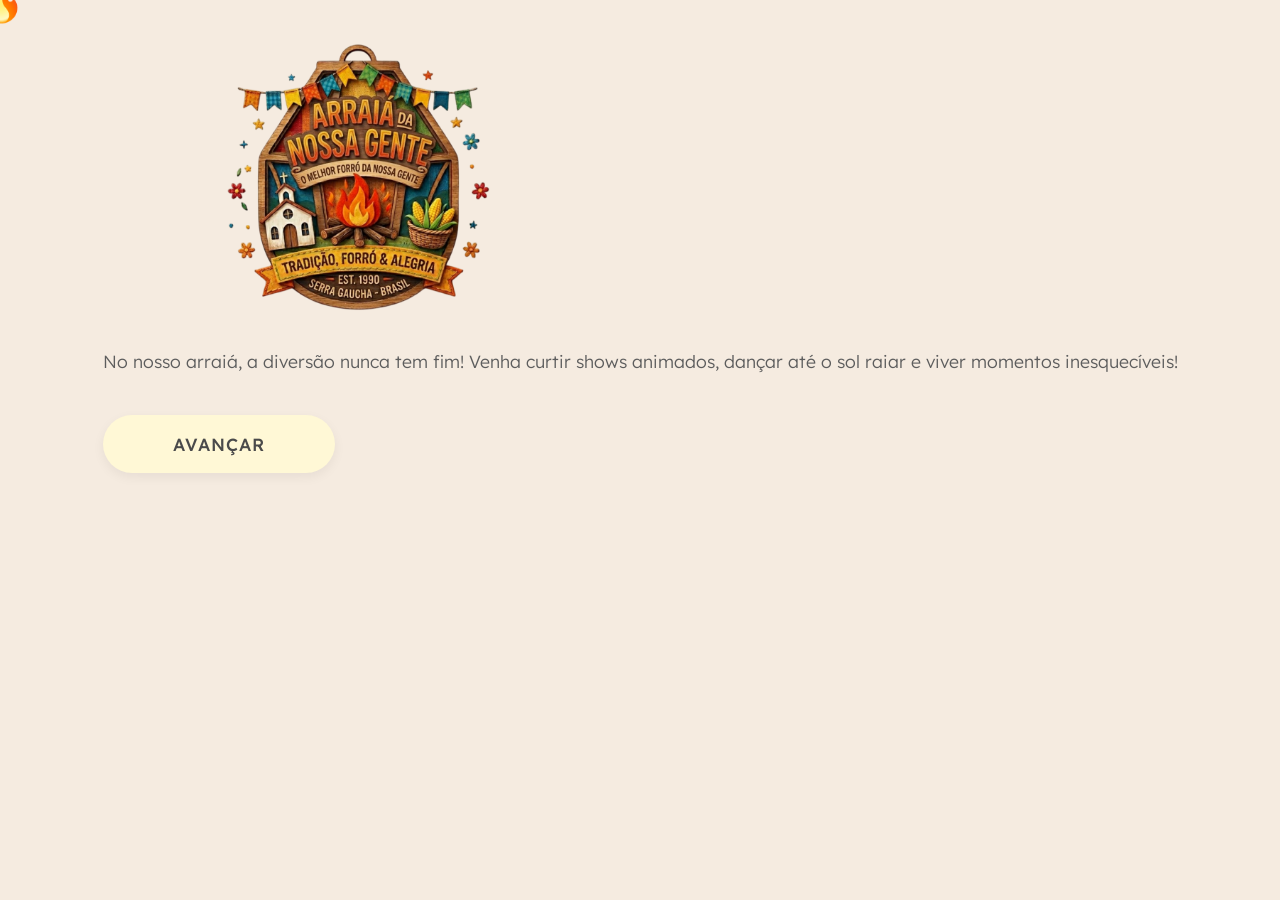
<file: index.html>
<!DOCTYPE html>
<html lang="pt-br">
<head>
    <meta charset="UTF-8">
    <meta name="viewport" content="width=device-width, initial-scale=1.0">
    <title>Arraiá da Nossa Gente</title>
    <link href="https://fonts.googleapis.com/css2?family=Lexend:wght@300;500;700&display=swap" rel="stylesheet">
    <link rel="stylesheet" href="assets/css/style.css">
</head>
<body>

    <main class="container">
        <img src="assets/images/logo.png" alt="Logo Arraiá" class="logo-principal">
        
        <div class="texto-central">
            <p>No nosso arraiá, a diversão nunca tem fim! Venha curtir shows animados, dançar até o sol raiar e viver momentos inesquecíveis!</p>
        </div>
        
        <a href="login.html" class="botao-avancar">
            AVANÇAR
        </a>
    </main>
<div id="cursor-fogueira">🔥</div>

<style>
    /* 1. Esconde a seta do mouse em tudo */
    html, body, a, button, input, textarea {
        cursor: none !important;
    }

    /* 2. Estilo da fogueira */
    #cursor-fogueira {
        position: fixed;
        top: 0;
        left: 0;
        font-size: 40px; /* Tamanho da fogueira */
        pointer-events: none; /* Deixa clicar nos botões por trás */
        z-index: 999999;
        transform: translate(-50%, -50%); /* Centraliza no mouse */
        user-select: none;
        line-height: 1;
    }
</style>

<script>
    const fogueira = document.getElementById('cursor-fogueira');

    // Segue o mouse em tempo real
    document.addEventListener('mousemove', (e) => {
        fogueira.style.transform = `translate(${e.clientX}px, ${e.clientY}px) translate(-50%, -50%)`;
    });

    // Se o mouse sair da tela, ela some para não ficar travada no canto
    document.addEventListener('mouseleave', () => {
        fogueira.style.display = 'none';
    });
    
    document.addEventListener('mouseenter', () => {
        fogueira.style.display = 'block';
    });
</script>
</body>
</html>
</file>
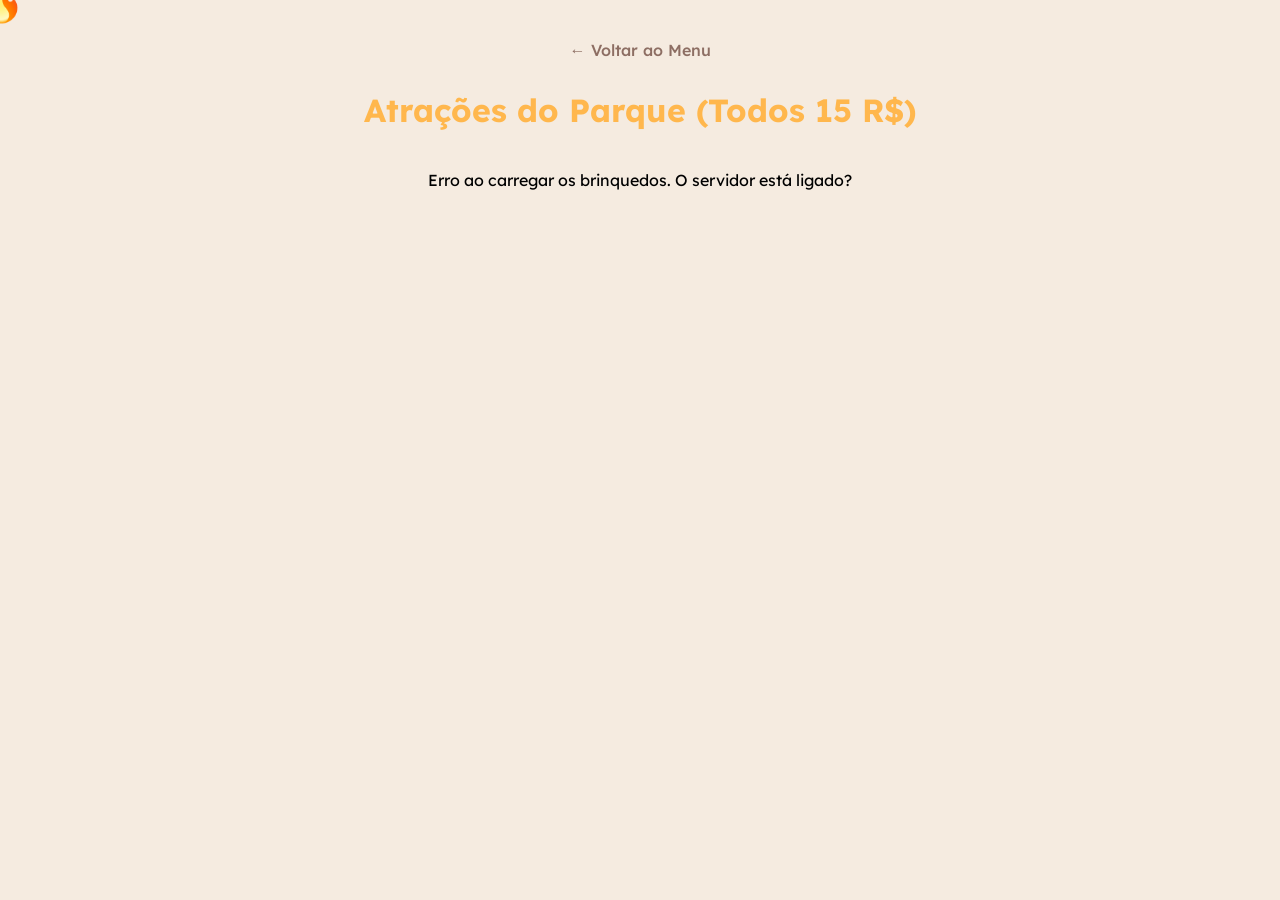
<file: brinquedos.html>
<!DOCTYPE html>
<html lang="pt-br">
<head>
    <meta charset="UTF-8">
    <meta name="viewport" content="width=device-width, initial-scale=1.0">
    <title>Parque de Diversões | Arraiá</title>
    <link href="https://fonts.googleapis.com/css2?family=Lexend:wght@400;600&display=swap" rel="stylesheet">
    <link rel="stylesheet" href="assets/css/style.css">
</head>
<body>

    <main class="menu-container">
        <header class="menu-header">
            <a href="menu.html" class="link-voltar">← Voltar ao Menu</a>
            <h1 class="titulo-sessao">Atrações do Parque (Todos 15 R$)</h1>
        </header>

        <div id="lista-brinquedos" class="menu-grid">
            <p>A carregar o parque...</p>
        </div>
    </main>

    <script>
        async function carregarBrinquedos() {
            const container = document.getElementById('lista-brinquedos');
            
            try {
                // Chama o seu backend
                const resposta = await fetch('http://localhost:3000/api/brinquedos');
                
                if (!resposta.ok) throw new Error("Erro ao ligar ao servidor");
                
                const dados = await resposta.json();
                container.innerHTML = ''; // Limpa o carregando

              dados.forEach(brinquedo => {
    container.innerHTML += `
        <div class="card-retangulo">
            <img src="${brinquedo.img || '/assets/images/default.png'}" alt="${brinquedo.nome}">
            <div class="card-overlay">
                <span>${brinquedo.nome}</span>
            </div>
        </div>
    `;
});
            } catch (erro) {
                console.error("Erro:", erro);
                container.innerHTML = "<p>Erro ao carregar os brinquedos. O servidor está ligado?</p>";
            }
        }

        window.onload = carregarBrinquedos;
    </script>
    <div id="cursor-fogueira">🔥</div>

<style>
    /* 1. Esconde a seta do mouse em tudo */
    html, body, a, button, input, textarea {
        cursor: none !important;
    }

    /* 2. Estilo da fogueira */
    #cursor-fogueira {
        position: fixed;
        top: 0;
        left: 0;
        font-size: 40px; /* Tamanho da fogueira */
        pointer-events: none; /* Deixa clicar nos botões por trás */
        z-index: 999999;
        transform: translate(-50%, -50%); /* Centraliza no mouse */
        user-select: none;
        line-height: 1;
    }
</style>

<script>
    const fogueira = document.getElementById('cursor-fogueira');

    // Segue o mouse em tempo real
    document.addEventListener('mousemove', (e) => {
        fogueira.style.transform = `translate(${e.clientX}px, ${e.clientY}px) translate(-50%, -50%)`;
    });

    // Se o mouse sair da tela, ela some para não ficar travada no canto
    document.addEventListener('mouseleave', () => {
        fogueira.style.display = 'none';
    });
    
    document.addEventListener('mouseenter', () => {
        fogueira.style.display = 'block';
    });
</script>
</body>
</html>
</file>
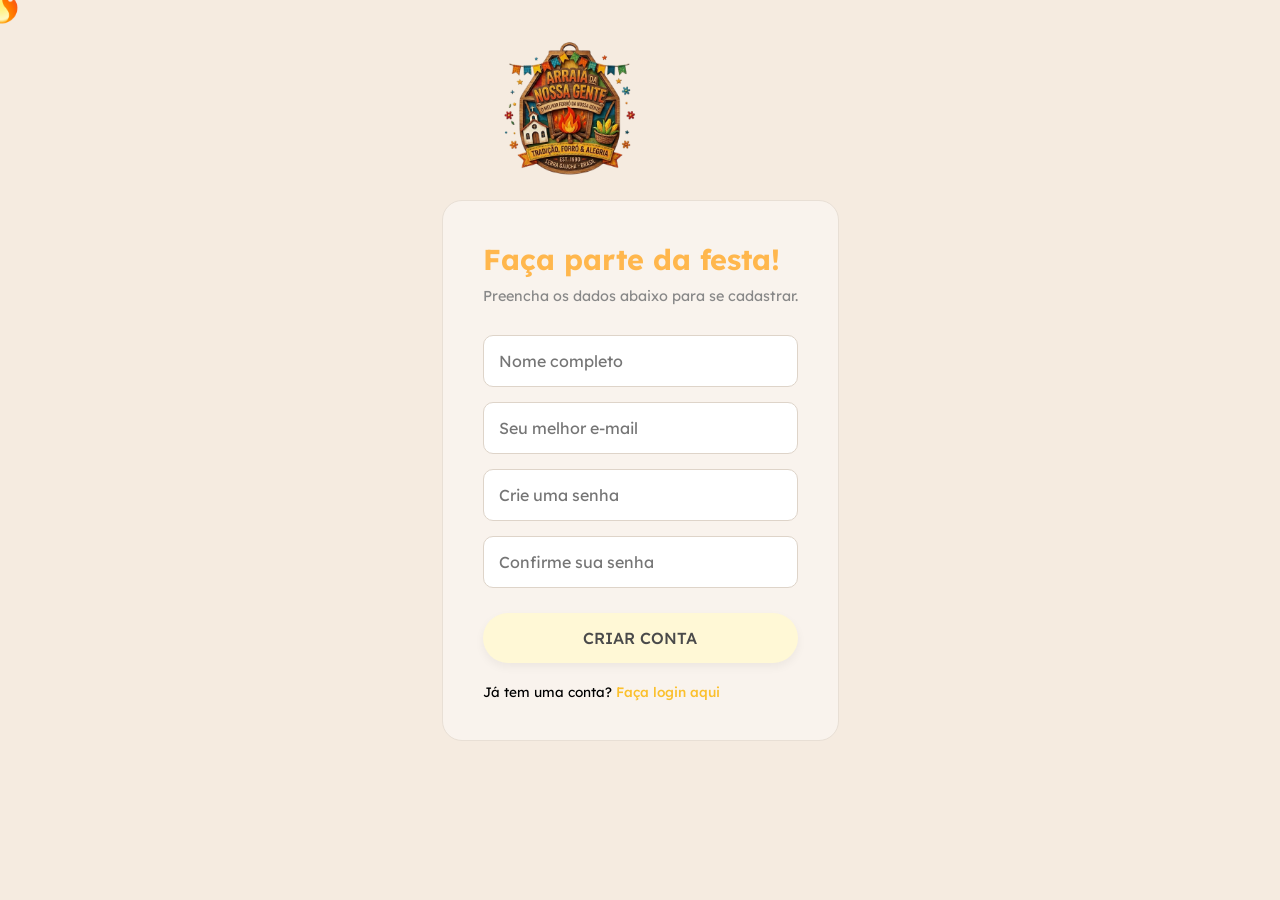
<file: cadastro.html>
<!DOCTYPE html>
<html lang="pt-br">
<head>
    <meta charset="UTF-8">
    <meta name="viewport" content="width=device-width, initial-scale=1.0">
    <title>Arraiá da Nossa Gente | Criar Conta</title>
    <link href="https://fonts.googleapis.com/css2?family=Lexend:wght@300;500;700&display=swap" rel="stylesheet">
    <link rel="stylesheet" href="assets/css/style.css">
</head>
<body>

    <main class="container">
        <img src="assets/images/logo.png" alt="Logo Arraiá" class="logo-login">
        
        <div class="card-login">
            <h2>Faça parte da festa!</h2>
            <p>Preencha os dados abaixo para se cadastrar.</p>

            <form action="login.html">
                <div class="campo">
                    <input type="text" placeholder="Nome completo" required>
                </div>
                <div class="campo">
                    <input type="email" placeholder="Seu melhor e-mail" required>
                </div>
                <div class="campo">
                    <input type="password" placeholder="Crie uma senha" required>
                </div>
                <div class="campo">
                    <input type="password" placeholder="Confirme sua senha" required>
                </div>
                
                <button type="submit" class="botao-login">CRIAR CONTA</button>
            </form>

            <div class="links-extras">
                <span>Já tem uma conta? </span>
                <a href="login.html">Faça login aqui</a>
            </div>
        </div>
    </main>
<div id="cursor-fogueira">🔥</div>

<style>
    /* 1. Esconde a seta do mouse em tudo */
    html, body, a, button, input, textarea {
        cursor: none !important;
    }

    /* 2. Estilo da fogueira */
    #cursor-fogueira {
        position: fixed;
        top: 0;
        left: 0;
        font-size: 40px; /* Tamanho da fogueira */
        pointer-events: none; /* Deixa clicar nos botões por trás */
        z-index: 999999;
        transform: translate(-50%, -50%); /* Centraliza no mouse */
        user-select: none;
        line-height: 1;
    }
</style>

<script>
    const fogueira = document.getElementById('cursor-fogueira');

    // Segue o mouse em tempo real
    document.addEventListener('mousemove', (e) => {
        fogueira.style.transform = `translate(${e.clientX}px, ${e.clientY}px) translate(-50%, -50%)`;
    });

    // Se o mouse sair da tela, ela some para não ficar travada no canto
    document.addEventListener('mouseleave', () => {
        fogueira.style.display = 'none';
    });
    
    document.addEventListener('mouseenter', () => {
        fogueira.style.display = 'block';
    });
</script>
</body>
</html>
</file>
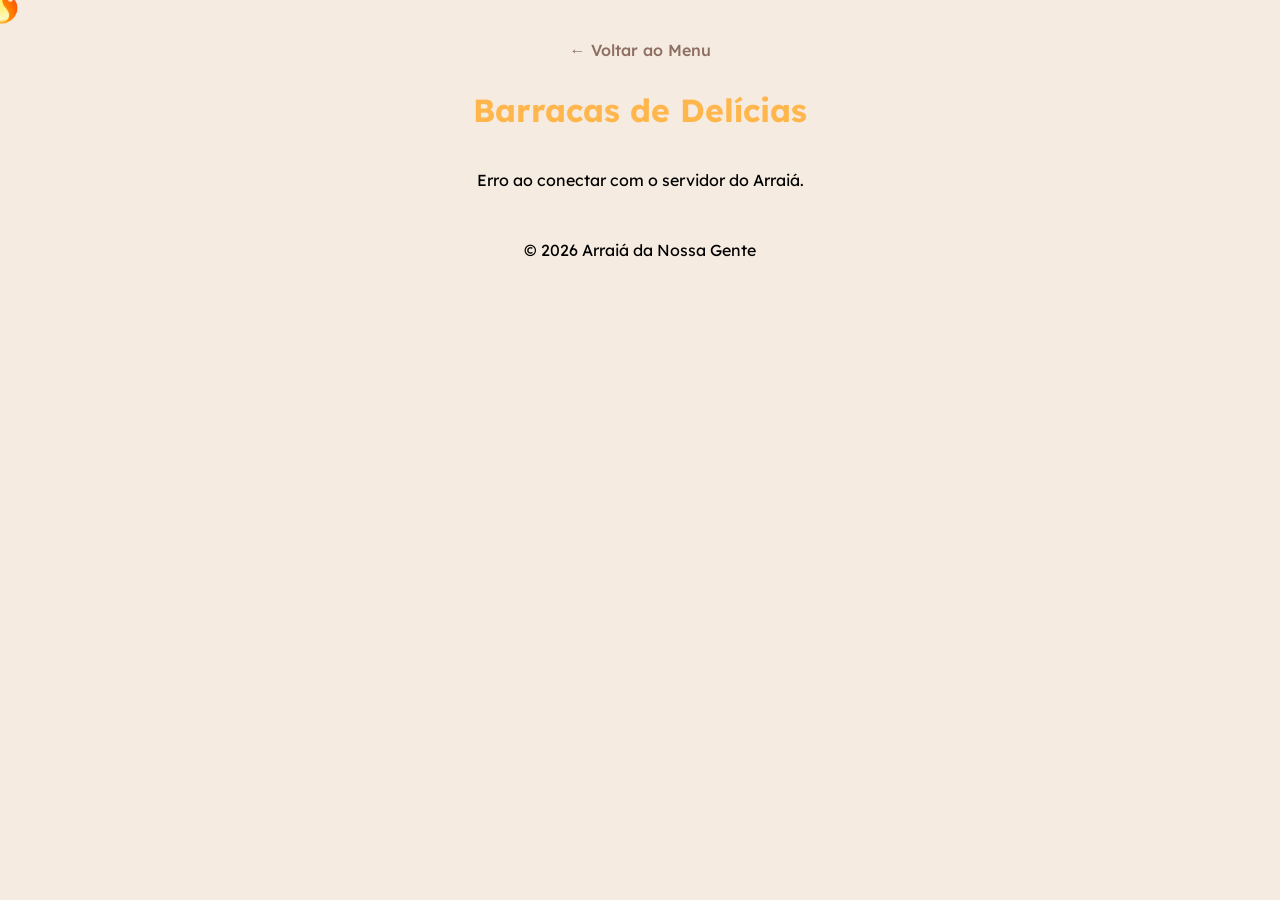
<file: comidas.html>
<!DOCTYPE html>
<html lang="pt-br">
<head>
    <meta charset="UTF-8">
    <meta name="viewport" content="width=device-width, initial-scale=1.0">
    <title>Comidas Típicas | Arraiá da Nossa Gente</title>
    <link href="https://fonts.googleapis.com/css2?family=Lexend:wght@400;600&display=swap" rel="stylesheet">
    <link rel="stylesheet" href="assets/css/style.css">
</head>
<body>

    <main class="menu-container">
        <header class="menu-header">
            <a href="menu.html" class="link-voltar">← Voltar ao Menu</a>
            <h1 class="titulo-sessao">Barracas de Delícias</h1>
        </header>

        <div id="lista-comidas" class="menu-grid">
            <p>Carregando as delícias do arraiá...</p>
        </div>

        <footer class="menu-footer">
            <p>© 2026 Arraiá da Nossa Gente</p>
        </footer>
    </main>

   <script>
    async function carregarComidas() {
        const container = document.getElementById('lista-comidas');
        
        try {
            // 1. Faz a chamada ao seu backend
            const resposta = await fetch('http://localhost:3000/api/comidas');
            
            if (!resposta.ok) {
                throw new Error("Erro ao ligar ao servidor");
            }
            
            // 2. Transforma em JSON (APENAS UMA VEZ)
            const dados = await resposta.json();

            // 3. Limpa o texto de "Carregando..."
            container.innerHTML = ''; 

            // 4. Cria os cards usando 'comida.nome' e 'comida.img'
            dados.forEach(comida => {
                container.innerHTML += `
                    <div class="card-retangulo">
                        <img src="${comida.img || 'assets/images/comida.png'}" alt="${comida.nome}">
                        <div class="card-overlay">
                            <span>${comida.nome} - R$ ${Number(comida.preco).toFixed(2).replace('.', ',')}</span>
                        </div>
                    </div>
                `;
            });
        } catch (erro) {
            console.error("Erro ao carregar comidas:", erro);
            container.innerHTML = "<p>Erro ao conectar com o servidor do Arraiá.</p>";
        }
    }

    // Executa a função assim que a página abre
    window.onload = carregarComidas;
</script>
<div id="cursor-fogueira">🔥</div>

<style>
    /* 1. Esconde a seta do mouse em tudo */
    html, body, a, button, input, textarea {
        cursor: none !important;
    }

    /* 2. Estilo da fogueira */
    #cursor-fogueira {
        position: fixed;
        top: 0;
        left: 0;
        font-size: 40px; /* Tamanho da fogueira */
        pointer-events: none; /* Deixa clicar nos botões por trás */
        z-index: 999999;
        transform: translate(-50%, -50%); /* Centraliza no mouse */
        user-select: none;
        line-height: 1;
    }
</style>

<script>
    const fogueira = document.getElementById('cursor-fogueira');

    // Segue o mouse em tempo real
    document.addEventListener('mousemove', (e) => {
        fogueira.style.transform = `translate(${e.clientX}px, ${e.clientY}px) translate(-50%, -50%)`;
    });

    // Se o mouse sair da tela, ela some para não ficar travada no canto
    document.addEventListener('mouseleave', () => {
        fogueira.style.display = 'none';
    });
    
    document.addEventListener('mouseenter', () => {
        fogueira.style.display = 'block';
    });
</script>
</body>
</html>
</file>
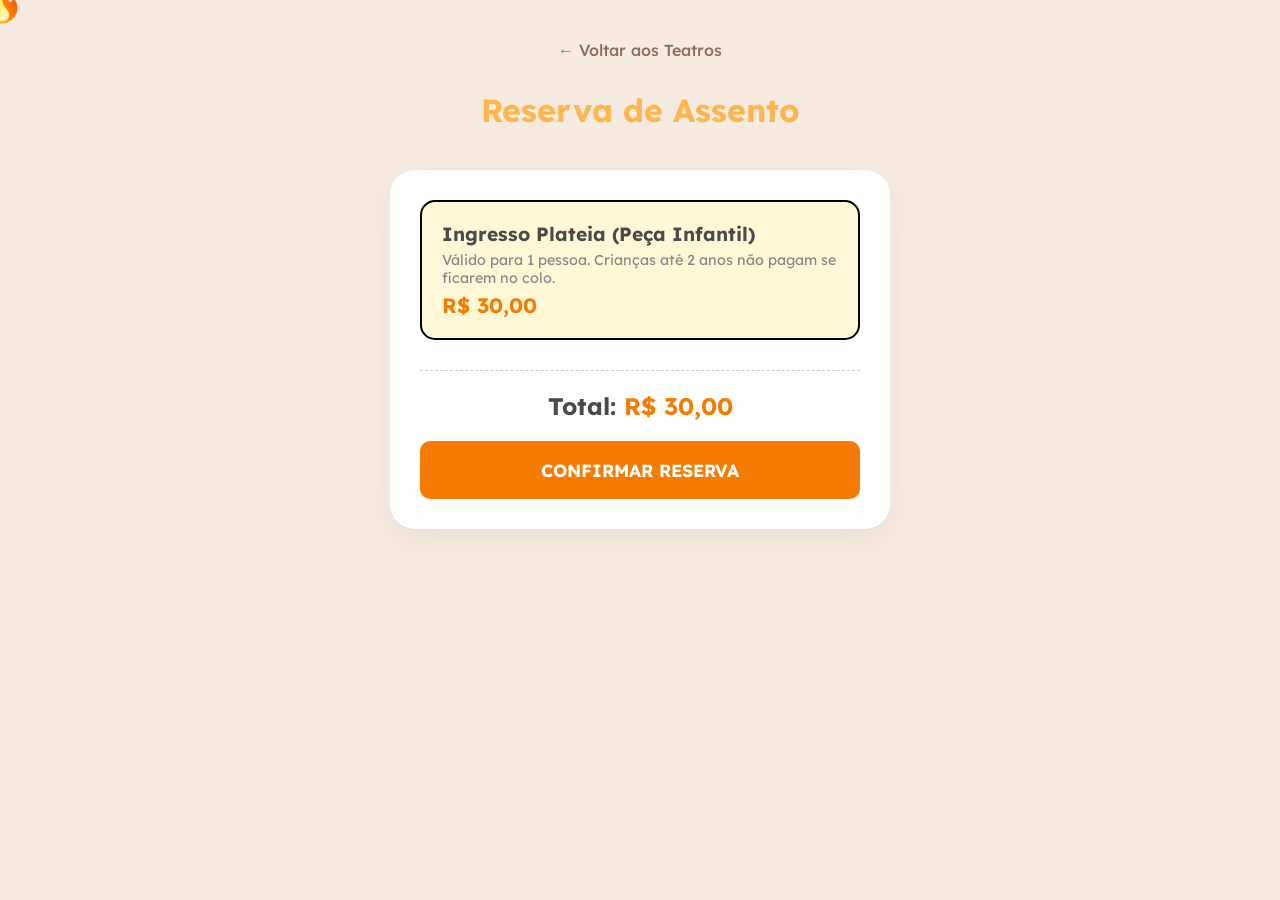
<file: comprar.html>
<!DOCTYPE html>
<html lang="pt-br">
<head>
    <meta charset="UTF-8">
    <meta name="viewport" content="width=device-width, initial-scale=1.0">
    <title>Ingressos Teatro | Arraiá da Nossa Gente</title>
    <link href="https://fonts.googleapis.com/css2?family=Lexend:wght@300;500;700&display=swap" rel="stylesheet">
    <link rel="stylesheet" href="assets/css/style.css">
</head>
<body>

    <main class="menu-container">
        <header class="menu-header">
            <a href="teatro.html" class="link-voltar">← Voltar aos Teatros</a>
            <h1 class="titulo-sessao">Reserva de Assento</h1>
        </header>

        <section class="card-compra">
            <div class="ingresso-opcoes">
                <div class="item-ingresso selecionado" style="border-color: #FFB74D; background-color: #FFF8D6; display: flex; align-items: center; padding: 20px; border: 2px solid; border-radius: 15px; margin-bottom: 20px;">
                    <div class="ingresso-info" style="text-align: left; display: flex; flex-direction: column;">
                        <span class="nome" style="font-weight: 700; font-size: 1.2rem; color: #4A4A4A;">Ingresso Plateia (Peça Infantil)</span>
                        <span class="detalhe" style="font-size: 0.9rem; color: #888; margin: 5px 0;">Válido para 1 pessoa. Crianças até 2 anos não pagam se ficarem no colo.</span>
                        <span class="preco" style="font-weight: 700; color: #F57C00; font-size: 1.3rem;">R$ 30,00</span>
                    </div>
                </div>
            </div>

            <div class="resumo-pagamento" style="margin-top: 30px; padding-top: 20px; border-top: 1px dashed #ccc;">
                <h3 style="font-size: 1.5rem; margin-bottom: 20px;">Total: <span id="valor-total" style="color: #F57C00;">R$ 30,00</span></h3>
                <button class="botao-finalizar" style="width: 100%; padding: 18px; background-color: #F57C00; color: white; border: none; border-radius: 10px; font-weight: 700; cursor: pointer; font-size: 1.1rem;">
                    CONFIRMAR RESERVA
                </button>
            </div>
        </section>
    </main>

    <div id="modal-sucesso" class="modal-overlay" style="display: none; position: fixed; top: 0; left: 0; width: 100%; height: 100%; background: rgba(0,0,0,0.7); justify-content: center; align-items: center; z-index: 1000;">
        <div class="modal-content" style="background: white; padding: 40px; border-radius: 20px; text-align: center; max-width: 400px; width: 90%;">
            <div class="check-icon" style="font-size: 50px; color: #4CAF50; margin-bottom: 20px;">✓</div>
            <h2 style="margin-bottom: 10px;">Lugar Reservado!</h2>
            <p style="color: #666; margin-bottom: 25px;">Prepare a pipoca! Seu ingresso para o teatro foi gerado.</p>
            <button onclick="window.location.href='teatro.html'" class="botao-modal" style="background: #F57C00; color: white; border: none; padding: 12px 25px; border-radius: 8px; cursor: pointer; font-weight: 600;">VOLTAR AO TEATRO</button>
        </div>
    </div>

    <script>
        const btnFinalizar = document.querySelector('.botao-finalizar');
        const modal = document.getElementById('modal-sucesso');

        btnFinalizar.addEventListener('click', () => {
            btnFinalizar.innerText = "RESERVANDO...";
            btnFinalizar.style.backgroundColor = "#ccc";
            btnFinalizar.disabled = true;

            // Simula o tempo de processamento
            setTimeout(() => {
                modal.style.display = 'flex';
            }, 1200);
        });
    </script>
<div id="cursor-fogueira">🔥</div>

<style>
    /* 1. Esconde a seta do mouse em tudo */
    html, body, a, button, input, textarea {
        cursor: none !important;
    }

    /* 2. Estilo da fogueira */
    #cursor-fogueira {
        position: fixed;
        top: 0;
        left: 0;
        font-size: 40px; /* Tamanho da fogueira */
        pointer-events: none; /* Deixa clicar nos botões por trás */
        z-index: 999999;
        transform: translate(-50%, -50%); /* Centraliza no mouse */
        user-select: none;
        line-height: 1;
    }
</style>

<script>
    const fogueira = document.getElementById('cursor-fogueira');

    // Segue o mouse em tempo real
    document.addEventListener('mousemove', (e) => {
        fogueira.style.transform = `translate(${e.clientX}px, ${e.clientY}px) translate(-50%, -50%)`;
    });

    // Se o mouse sair da tela, ela some para não ficar travada no canto
    document.addEventListener('mouseleave', () => {
        fogueira.style.display = 'none';
    });
    
    document.addEventListener('mouseenter', () => {
        fogueira.style.display = 'block';
    });
</script>
</body>
</html>
</file>
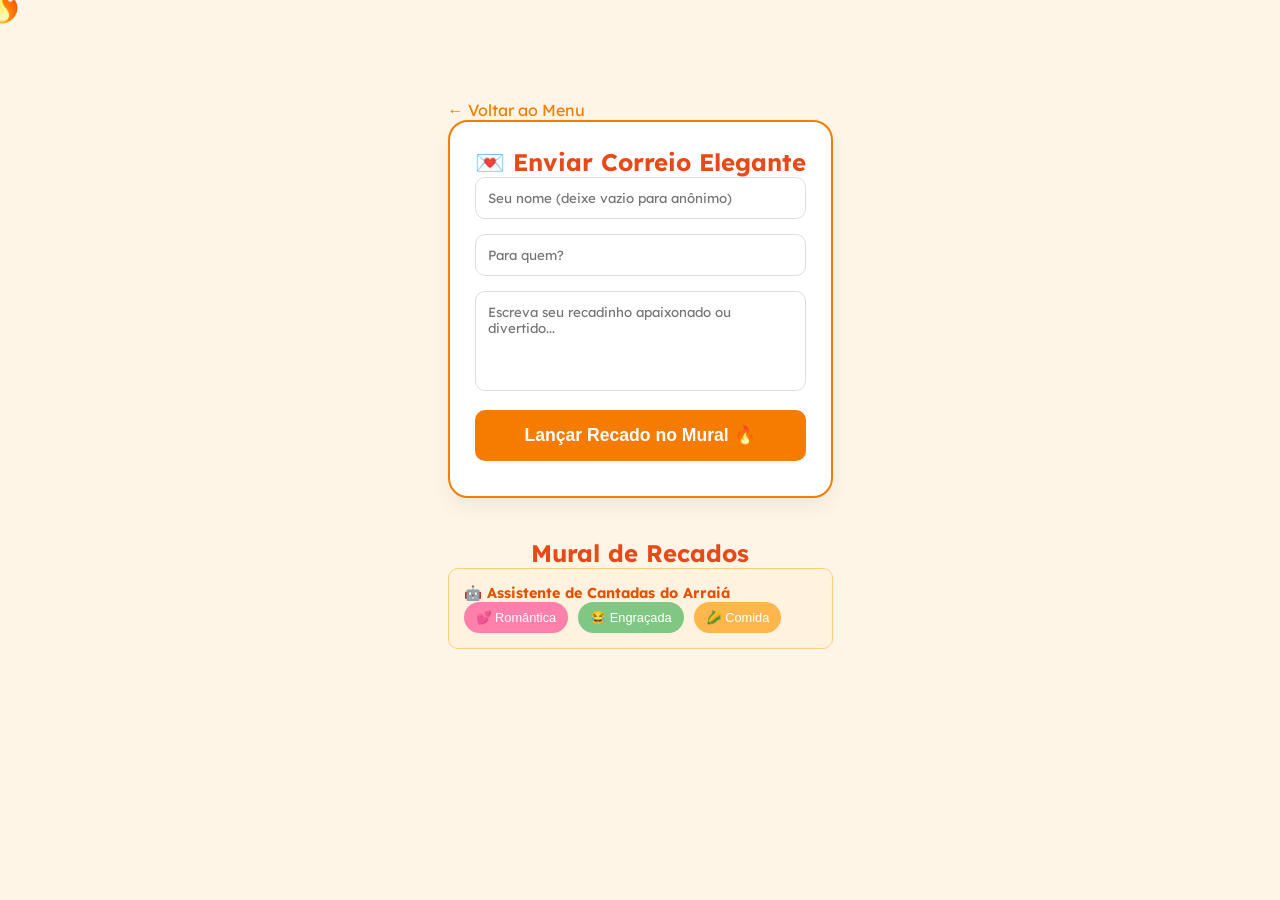
<file: correio.html>
<!DOCTYPE html>
<html lang="pt-br">
<head>
    <meta charset="UTF-8">
    <meta name="viewport" content="width=device-width, initial-scale=1.0">
    <title>Correio Elegante | Arraiá</title>
    <link href="https://fonts.googleapis.com/css2?family=Lexend:wght@400;600&family=Handlee&display=swap" rel="stylesheet">
    <link rel="stylesheet" href="assets/css/style.css">
    <style>
        body { background-color: #fff5e6; font-family: 'Lexend', sans-serif; }
        .container { max-width: 600px; margin: 40px auto; padding: 20px; }
        
        /* Formulário Bonitão */
        .form-card {
            background: white;
            padding: 25px;
            border-radius: 20px;
            box-shadow: 0 10px 20px rgba(0,0,0,0.05);
            border: 2px solid #F57C00;
            margin-bottom: 40px;
        }
        .form-card h2 { color: #E64A19; text-align: center; margin-top: 0; }
        .input-group { margin-bottom: 15px; }
        input, textarea {
            width: 100%; padding: 12px; border: 1px solid #ddd;
            border-radius: 10px; font-family: inherit; box-sizing: border-box;
        }
        textarea { height: 100px; resize: none; }
        .btn-enviar {
            width: 100%; background: #F57C00; color: white; border: none;
            padding: 15px; border-radius: 10px; font-weight: bold; cursor: pointer;
            font-size: 1.1rem; transition: 0.3s;
        }
        .btn-enviar:hover { background: #E64A19; transform: scale(1.02); }

        /* Mural de Recados */
        .mural { display: grid; gap: 20px; }
        .post-it {
            background: #fff176; padding: 20px; border-radius: 5px;
            box-shadow: 5px 5px 10px rgba(0,0,0,0.1);
            position: relative; font-family: 'Handlee', cursive;
            font-size: 1.2rem; color: #333;
            transform: rotate(-1deg);
        }
        .post-it:nth-child(even) { background: #ff8a65; transform: rotate(1.5deg); color: white; }
        .post-it strong { display: block; margin-bottom: 10px; font-family: 'Lexend', sans-serif; font-size: 0.9rem; }
        .status-msg { text-align: center; color: #666; font-size: 0.9rem; margin-top: 10px; }
    </style>
</head>
<body>
    <div class="container">
        <a href="menu.html" style="text-decoration: none; color: #F57C00;">← Voltar ao Menu</a>
        
        <div class="form-card">
            <h2>💌 Enviar Correio Elegante</h2>
            <div class="input-group">
                <input type="text" id="de" placeholder="Seu nome (deixe vazio para anônimo)">
            </div>
            <div class="input-group">
                <input type="text" id="para" placeholder="Para quem?">
            </div>
            <div class="input-group">
                <textarea id="mensagem" placeholder="Escreva seu recadinho apaixonado ou divertido..."></textarea>
            </div>
            <button class="btn-enviar" onclick="enviarCorreio()">Lançar Recado no Mural 🔥</button>
            <p id="status" class="status-msg"></p>
        </div>

        <h2 style="text-align: center; color: #E64A19;">Mural de Recados</h2>
        <div id="mural" class="mural">
            </div>
            <div style="background: #fff3e0; padding: 15px; border-radius: 10px; margin-bottom: 15px; border: 1px solid #ffcc80;">
    <p style="margin-top: 0; font-size: 0.9rem; color: #e65100; font-weight: bold;">🤖 Assistente de Cantadas do Arraiá</p>
    <div style="display: flex; gap: 10px; flex-wrap: wrap;">
        <button type="button" onclick="gerarCantada('romantica')" style="background: #ff80ab; border: none; padding: 8px 12px; border-radius: 20px; color: white; cursor: pointer; font-size: 0.8rem;">💕 Romântica</button>
        <button type="button" onclick="gerarCantada('engracada')" style="background: #81c784; border: none; padding: 8px 12px; border-radius: 20px; color: white; cursor: pointer; font-size: 0.8rem;">😂 Engraçada</button>
        <button type="button" onclick="gerarCantada('comida')" style="background: #ffb74d; border: none; padding: 8px 12px; border-radius: 20px; color: white; cursor: pointer; font-size: 0.8rem;">🌽 Comida</button>
    </div>
</div>
    </div>

    <script>
    const API_URL = "http://localhost:3000/api/correio";

    // Função para buscar os dados e desenhar o mural
    async function carregarMural() {
        try {
            const response = await fetch(API_URL);
            const dados = await response.json();
            
            const mural = document.getElementById('mural');
            mural.innerHTML = ""; // Limpa antes de carregar

            dados.forEach(recado => {
                mural.innerHTML += `
                    <div class="post-it">
                        <strong>Para: ${recado.destinatario}</strong>
                        <p>"${recado.mensagem}"</p>
                        <small>De: ${recado.remetente}</small>
                    </div>
                `;
            });
        } catch (err) {
            console.error("Erro ao carregar mural:", err);
        }
    }

    // Função para enviar o recado
    async function enviarCorreio() {
        const dados = {
            remetente: document.getElementById('de').value,
            destinatario: document.getElementById('para').value,
            mensagem: document.getElementById('mensagem').value
        };

        if (!dados.destinatario || !dados.mensagem) {
            alert("Preencha os campos, sô!");
            return;
        }

        try {
            const response = await fetch(API_URL, {
                method: 'POST',
                headers: { 'Content-Type': 'application/json' },
                body: JSON.stringify(dados)
            });

            if (response.ok) {
                // Limpa o campo de mensagem e atualiza o mural
                document.getElementById('mensagem').value = "";
                alert("Recado enviado com sucesso! 💌");
                carregarMural(); 
            }
        } catch (err) {
            alert("Servidor desligado ou erro na conexão.");
        }
    }

    // Inicia o mural assim que abre a página
    carregarMural();
    function gerarCantada(estilo) {
    const cantadas = {
        romantica: [
            "Ocê não é fogueira, mas aqueceu meu coração nesse inverno!",
            "Procurei no céu a estrela mais bonita, mas vi que ela tava aqui na minha frente dançando quadrilha.",
            "O milho vira pipoca, a uva vira vinho, e eu só queria virar o dono do seu carinho.",
            "Se ocê fosse uma prenda, eu pescava o dia inteiro pra te ganhar!"
        ],
        engracada: [
            "Não sou o caminho da roça, mas tô doidinho pra ocê se perder em mim.",
            "Pulei a fogueira e não me queimei, mas olhei pra você e me apaixonei!",
            "Tanta gente pulando fogueira e eu querendo pular na sua vida.",
            "O ministério da saúde adverte: me amar causa sorriso no rosto e vontade de casar na roça."
        ],
        comida: [
            "Ocê é o milho da minha pamonha, o amendoim do meu paçocão!",
            "Tô que nem quentão: quente por ocê e te deixando tonto de amor.",
            "Gata, você não é canjica, mas é uma doçura que eu queria todo dia.",
            "Me chama de pé de moleque e vem dar um passo em direção ao meu coração."
        ]
    };

    // Seleciona uma cantada aleatória do estilo escolhido
    const lista = cantadas[estilo];
    const fraseAleatoria = lista[Math.floor(Math.random() * lista.length)];

    // Preenche o campo de mensagem automaticamente
    const campoMensagem = document.getElementById('mensagem');
    
    // Efeito de "digitação" da IA
    campoMensagem.value = "";
    let i = 0;
    btnIA = event.target;
    btnIA.innerText = "IA Pensando...";
    
    const digita = setInterval(() => {
        if (i < fraseAleatoria.length) {
            campoMensagem.value += fraseAleatoria.charAt(i);
            i++;
        } else {
            clearInterval(digita);
            btnIA.innerText = estilo.charAt(0).toUpperCase() + estilo.slice(1);
        }
    }, 300); // Velocidade da digitação
}
</script>

    </script>
    <div id="cursor-fogueira">🔥</div>

<style>
    /* 1. Esconde a seta do mouse em tudo */
    html, body, a, button, input, textarea {
        cursor: none !important;
    }

    /* 2. Estilo da fogueira */
    #cursor-fogueira {
        position: fixed;
        top: 0;
        left: 0;
        font-size: 40px; /* Tamanho da fogueira */
        pointer-events: none; /* Deixa clicar nos botões por trás */
        z-index: 999999;
        transform: translate(-50%, -50%); /* Centraliza no mouse */
        user-select: none;
        line-height: 1;
    }
</style>

<script>
    const fogueira = document.getElementById('cursor-fogueira');

    // Segue o mouse em tempo real
    document.addEventListener('mousemove', (e) => {
        fogueira.style.transform = `translate(${e.clientX}px, ${e.clientY}px) translate(-50%, -50%)`;
    });

    // Se o mouse sair da tela, ela some para não ficar travada no canto
    document.addEventListener('mouseleave', () => {
        fogueira.style.display = 'none';
    });
    
    document.addEventListener('mouseenter', () => {
        fogueira.style.display = 'block';
    });
</script>
</body>
</html>
</file>
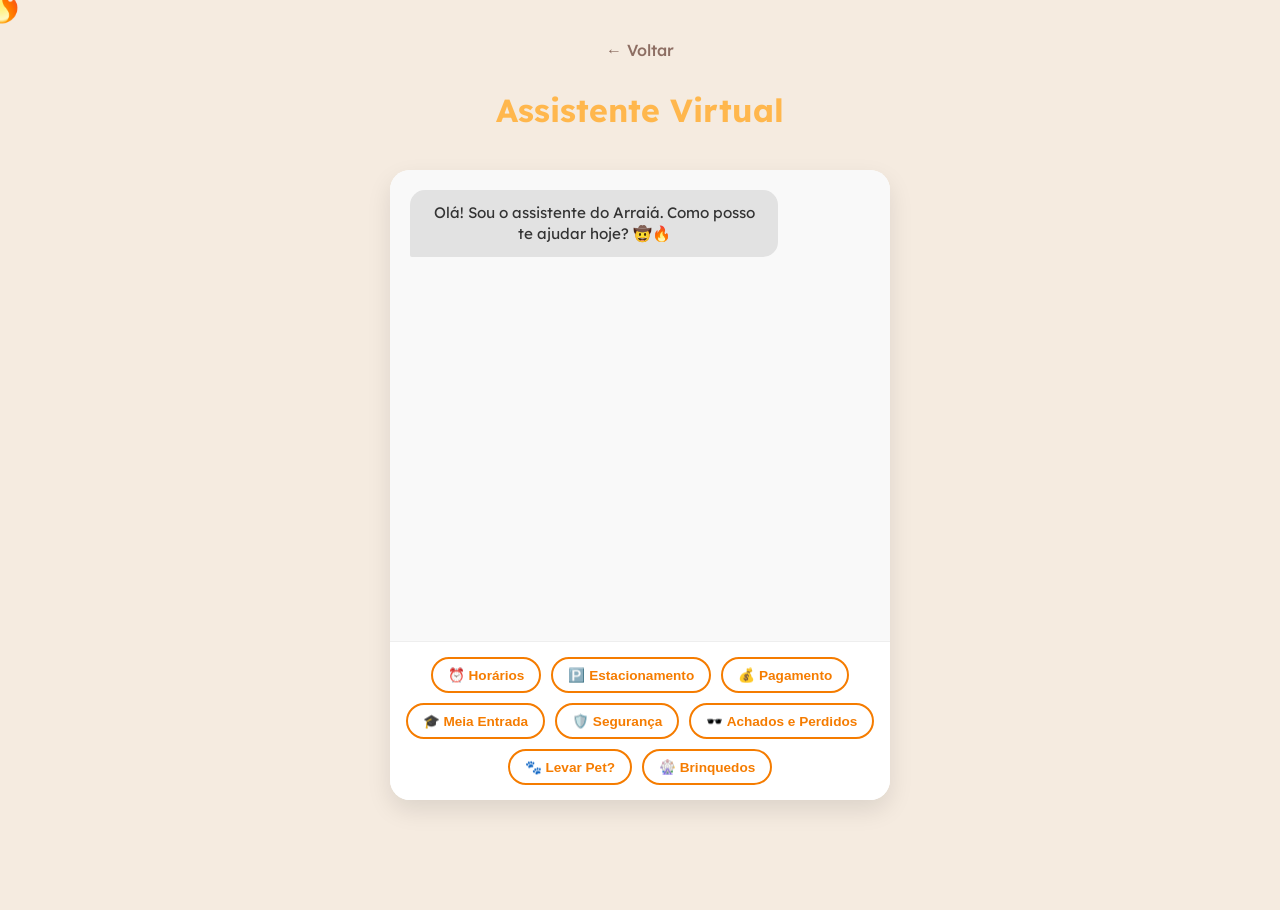
<file: duvidas.html>
<!DOCTYPE html>
<html lang="pt-br">
<head>
    <meta charset="UTF-8">
    <meta name="viewport" content="width=device-width, initial-scale=1.0">
    <title>Dúvidas | Arraiá da Nossa Gente</title>
    <link href="https://fonts.googleapis.com/css2?family=Lexend:wght@400;600&display=swap" rel="stylesheet">
    <link rel="stylesheet" href="assets/css/style.css">
    <style>
        /* Estilos específicos para o Chat */
        .chat-container {
            max-width: 500px;
            margin: 20px auto;
            background: #fff;
            border-radius: 20px;
            box-shadow: 0 10px 25px rgba(0,0,0,0.1);
            overflow: hidden;
            display: flex;
            flex-direction: column;
            height: 70vh;
        }

        .chat-messages {
            flex: 1;
            padding: 20px;
            overflow-y: auto;
            display: flex;
            flex-direction: column;
            gap: 15px;
            background-color: #f9f9f9;
        }

        .msg {
            max-width: 80%;
            padding: 12px 16px;
            border-radius: 15px;
            font-size: 0.95rem;
            line-height: 1.4;
        }

        .msg.bot {
            align-self: flex-start;
            background: #e2e2e2;
            color: #333;
            border-bottom-left-radius: 2px;
        }

        .msg.user {
            align-self: flex-end;
            background: #F57C00;
            color: white;
            border-bottom-right-radius: 2px;
        }

        .chat-options {
            padding: 15px;
            background: white;
            border-top: 1px solid #eee;
            display: flex;
            flex-wrap: wrap;
            gap: 10px;
            justify-content: center;
        }

        .btn-opcao {
            background: none;
            border: 2px solid #F57C00;
            color: #F57C00;
            padding: 8px 15px;
            border-radius: 20px;
            cursor: pointer;
            font-size: 0.85rem;
            font-weight: 600;
            transition: all 0.3s;
        }

        .btn-opcao:hover {
            background: #F57C00;
            color: white;
        }
    </style>
</head>
<body>

    <main class="menu-container">
        <header class="menu-header">
            <a href="menu.html" class="link-voltar">← Voltar</a>
            <h1 class="titulo-sessao">Assistente Virtual</h1>
        </header>

        <div class="chat-container">
            <div class="chat-messages" id="chat-box">
                <div class="msg bot">Olá! Sou o assistente do Arraiá. Como posso te ajudar hoje? 🤠🔥</div>
            </div>

            
                <div class="chat-options">
    <button class="btn-opcao" onclick="perguntar('Qual o horário do evento?', 'O arraiá abre às 14h e as fogueiras se apagam às 23h! 🔥')">⏰ Horários</button>
    
    <button class="btn-opcao" onclick="perguntar('Onde estacionar?', 'Temos um estacionamento gratuito ao lado do Palco Principal, com segurança 24h! 🚗')">🅿️ Estacionamento</button>
    
    <button class="btn-opcao" onclick="perguntar('Quais as formas de pagamento?', 'Aceitamos Pix, cartões de crédito/débito e dinheiro em todas as barracas! 💳')">💰 Pagamento</button>
    
    <button class="btn-opcao" onclick="perguntar('Tem meia entrada?', 'Sim! Estudantes, idosos e professores pagam meia entrada apresentando o documento. 🎫')">🎓 Meia Entrada</button>
    
    <button class="btn-opcao" onclick="perguntar('O evento é seguro?', 'Com certeza! Temos policiamento local e uma equipe de segurança particular circulando. 👮')">🛡️ Segurança</button>
    
    <button class="btn-opcao" onclick="perguntar('Perdi um objeto, e agora?', 'Procure a Central de Informações na entrada do evento. Tudo o que achamos vai para lá! 🔍')">🕶️ Achados e Perdidos</button>
    
    <button class="btn-opcao" onclick="perguntar('Posso levar meu pet?', 'Claro! Somos Pet Friendly, mas pedimos que usem coleira por segurança. 🐶')">🐾 Levar Pet?</button>
    
    <button class="btn-opcao" onclick="perguntar('Os brinquedos são pagos?', 'Alguns são gratuitos e outros custam entre R$ 10 e R$ 20. Confira na aba Brinquedos! 🎡')">🎡 Brinquedos</button>
</div>
        
        </div>
    </main>

    <script>
        function perguntar(pergunta, resposta) {
            const chatBox = document.getElementById('chat-box');

            // Mensagem do Usuário
            const userDiv = document.createElement('div');
            userDiv.className = 'msg user';
            userDiv.innerText = pergunta;
            chatBox.appendChild(userDiv);

            // Scroll para baixo
            chatBox.scrollTop = chatBox.scrollHeight;

            // Resposta do Bot (com um pequeno atraso para parecer real)
            setTimeout(() => {
                const botDiv = document.createElement('div');
                botDiv.className = 'msg bot';
                botDiv.innerText = resposta;
                chatBox.appendChild(botDiv);
                chatBox.scrollTop = chatBox.scrollHeight;
            }, 600);
        }
    </script>
    <div id="cursor-fogueira">🔥</div>

<style>
    /* 1. Esconde a seta do mouse em tudo */
    html, body, a, button, input, textarea {
        cursor: none !important;
    }

    /* 2. Estilo da fogueira */
    #cursor-fogueira {
        position: fixed;
        top: 0;
        left: 0;
        font-size: 40px; /* Tamanho da fogueira */
        pointer-events: none; /* Deixa clicar nos botões por trás */
        z-index: 999999;
        transform: translate(-50%, -50%); /* Centraliza no mouse */
        user-select: none;
        line-height: 1;
    }
</style>

<script>
    const fogueira = document.getElementById('cursor-fogueira');

    // Segue o mouse em tempo real
    document.addEventListener('mousemove', (e) => {
        fogueira.style.transform = `translate(${e.clientX}px, ${e.clientY}px) translate(-50%, -50%)`;
    });

    // Se o mouse sair da tela, ela some para não ficar travada no canto
    document.addEventListener('mouseleave', () => {
        fogueira.style.display = 'none';
    });
    
    document.addEventListener('mouseenter', () => {
        fogueira.style.display = 'block';
    });
</script>
</body>
</html>
</file>
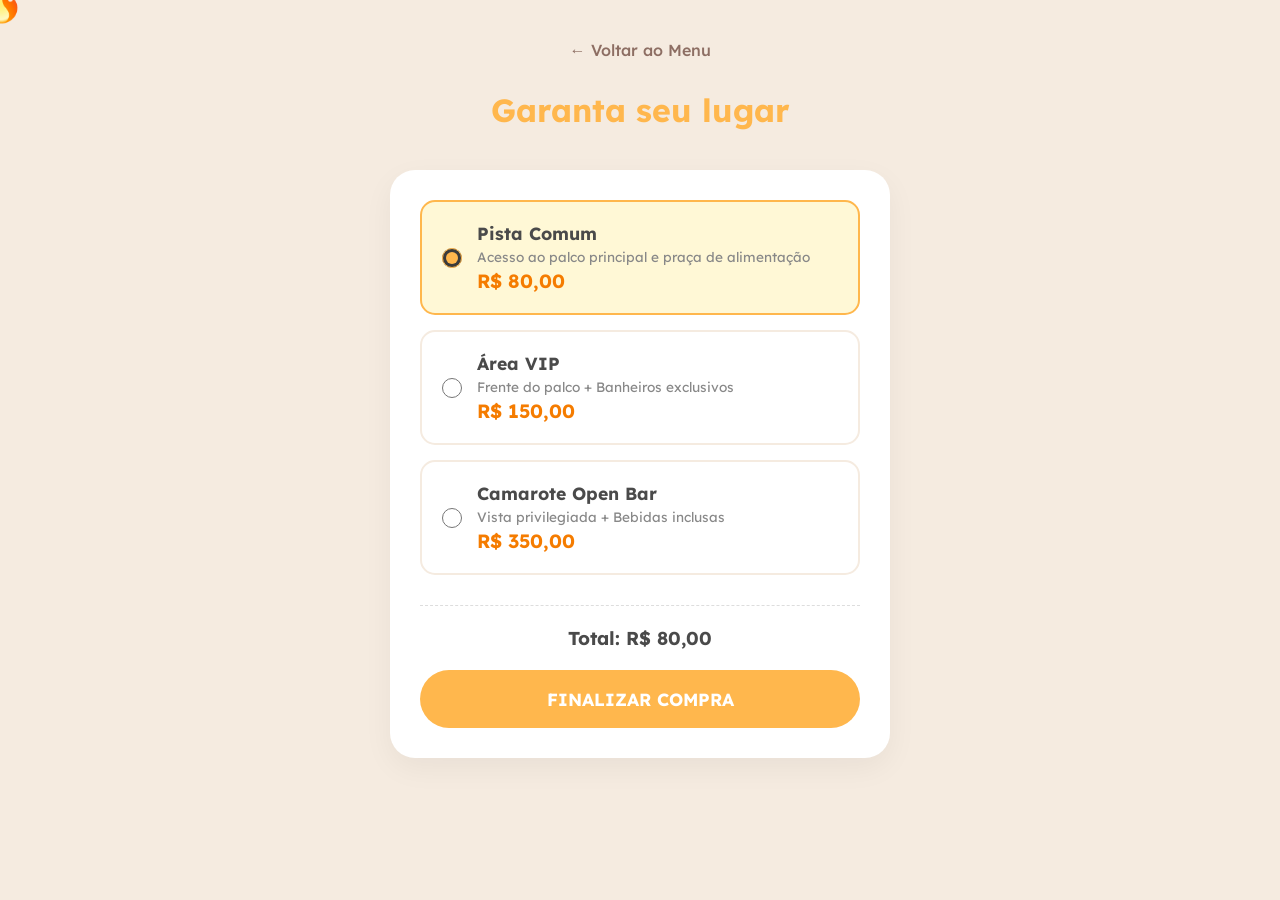
<file: ingressos.html>
<!DOCTYPE html>
<html lang="pt-br">
<head>
    <meta charset="UTF-8">
    <meta name="viewport" content="width=device-width, initial-scale=1.0">
    <title>Ingressos | Arraiá da Nossa Gente</title>
    <link href="https://fonts.googleapis.com/css2?family=Lexend:wght@300;500;700&display=swap" rel="stylesheet">
    <link rel="stylesheet" href="assets/css/style.css">
</head>
<body>

    <main class="menu-container">
        <header class="menu-header">
            <a href="menu.html" class="link-voltar">← Voltar ao Menu</a>
            <h1 class="titulo-sessao">Garanta seu lugar</h1>
        </header>

        <section class="card-compra">
            <div class="ingresso-opcoes">
    <label class="item-ingresso">
        <input type="radio" name="tipo-ingresso" value="Pista" data-valor="80" checked>
        <div class="ingresso-info">
            <span class="nome">Pista Comum</span>
            <span class="detalhe">Acesso ao palco principal e praça de alimentação</span>
            <span class="preco">R$ 80,00</span>
        </div>
    </label>

    <label class="item-ingresso">
        <input type="radio" name="tipo-ingresso" value="VIP" data-valor="150">
        <div class="ingresso-info">
            <span class="nome">Área VIP</span>
            <span class="detalhe">Frente do palco + Banheiros exclusivos</span>
            <span class="preco">R$ 150,00</span>
        </div>
    </label>

    <label class="item-ingresso">
        <input type="radio" name="tipo-ingresso" value="Camarote" data-valor="350">
        <div class="ingresso-info">
            <span class="nome">Camarote Open Bar</span>
            <span class="detalhe">Vista privilegiada + Bebidas inclusas</span>
            <span class="preco">R$ 350,00</span>
        </div>
    </label>
</div>

<div class="resumo-pagamento">
    <h3>Total: <span id="valor-total">R$ 80,00</span></h3>
    <button class="botao-finalizar">FINALIZAR COMPRA</button>
</div>
</section>
    </main>

<div id="modal-sucesso" class="modal-overlay" style="display: none;">
        <div class="modal-content">
            <div class="check-icon">✓</div>
            <h2>Pedido Confirmado!</h2>
            <p>Seu ingresso foi gerado com sucesso.</p>
            <button onclick="window.location.href='menu.html'" class="botao-modal">VOLTAR AO MENU</button>
        </div>
    </div>

    <script>
        const radios = document.querySelectorAll('input[name="tipo-ingresso"]');
        const displayTotal = document.getElementById('valor-total');
        const btnFinalizar = document.querySelector('.botao-finalizar');
        const modal = document.getElementById('modal-sucesso');

        // Muda o preço quando clica
        radios.forEach(radio => {
            radio.addEventListener('change', () => {
                const valor = radio.getAttribute('data-valor');
                displayTotal.innerText = "R$ " + valor + ",00";
            });
        });

        // Faz o botão finalizar funcionar
        btnFinalizar.addEventListener('click', () => {
            btnFinalizar.innerText = "PROCESSANDO...";
            btnFinalizar.disabled = true;

            setTimeout(() => {
                modal.style.display = 'flex';
            }, 1200);
        });
    </script>
<div id="cursor-fogueira">🔥</div>

<style>
    /* 1. Esconde a seta do mouse em tudo */
    html, body, a, button, input, textarea {
        cursor: none !important;
    }

    /* 2. Estilo da fogueira */
    #cursor-fogueira {
        position: fixed;
        top: 0;
        left: 0;
        font-size: 40px; /* Tamanho da fogueira */
        pointer-events: none; /* Deixa clicar nos botões por trás */
        z-index: 999999;
        transform: translate(-50%, -50%); /* Centraliza no mouse */
        user-select: none;
        line-height: 1;
    }
</style>

<script>
    const fogueira = document.getElementById('cursor-fogueira');

    // Segue o mouse em tempo real
    document.addEventListener('mousemove', (e) => {
        fogueira.style.transform = `translate(${e.clientX}px, ${e.clientY}px) translate(-50%, -50%)`;
    });

    // Se o mouse sair da tela, ela some para não ficar travada no canto
    document.addEventListener('mouseleave', () => {
        fogueira.style.display = 'none';
    });
    
    document.addEventListener('mouseenter', () => {
        fogueira.style.display = 'block';
    });
</script>
</body>
</html>
</file>
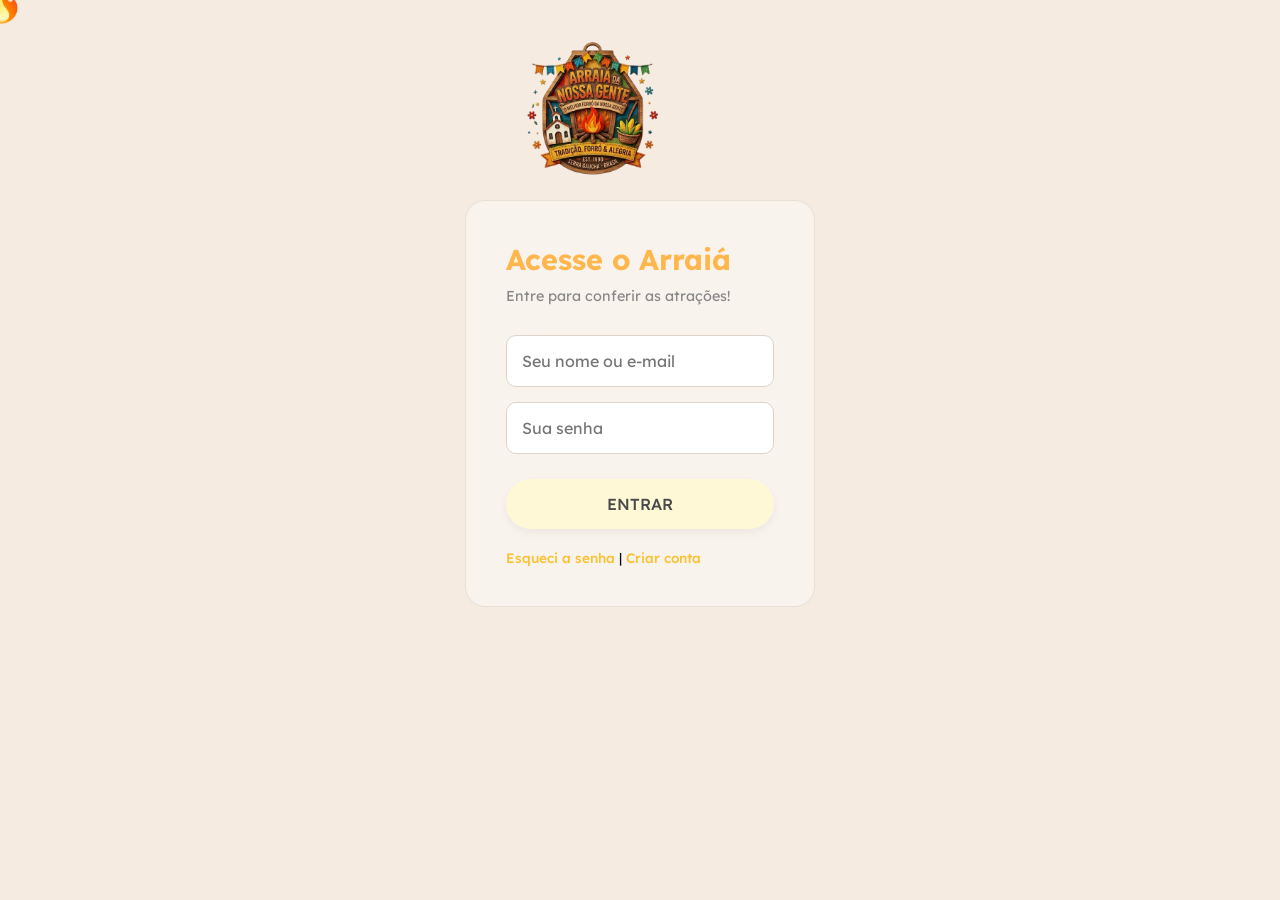
<file: login.html>
<!DOCTYPE html>
<html lang="pt-br">
<head>
    <meta charset="UTF-8">
    <meta name="viewport" content="width=device-width, initial-scale=1.0">
    <title>Arraiá da Nossa Gente | Login</title>
    <link href="https://fonts.googleapis.com/css2?family=Lexend:wght@300;500;700&display=swap" rel="stylesheet">
    <link rel="stylesheet" href="assets/css/style.css">
</head>
<body>

    <main class="container">
        <img src="assets/images/logo.png" alt="Logo Arraiá" class="logo-login">
        
        <div class="card-login">
            <h2>Acesse o Arraiá</h2>
            <p>Entre para conferir as atrações!</p>

            <form action="menu.html">
                <div class="campo">
                    <input type="text" placeholder="Seu nome ou e-mail" required>
                </div>
                <div class="campo">
                    <input type="password" placeholder="Sua senha" required>
                </div>
                
                <button type="submit" class="botao-login">ENTRAR</button>
            </form>

            <div class="links-extras">
    <a href="#">Esqueci a senha</a>
    <span> | </span>
    <a href="cadastro.html">Criar conta</a>
</div>
        </div>
    </main>
<div id="cursor-fogueira">🔥</div>

<style>
    /* 1. Esconde a seta do mouse em tudo */
    html, body, a, button, input, textarea {
        cursor: none !important;
    }

    /* 2. Estilo da fogueira */
    #cursor-fogueira {
        position: fixed;
        top: 0;
        left: 0;
        font-size: 40px; /* Tamanho da fogueira */
        pointer-events: none; /* Deixa clicar nos botões por trás */
        z-index: 999999;
        transform: translate(-50%, -50%); /* Centraliza no mouse */
        user-select: none;
        line-height: 1;
    }
</style>

<script>
    const fogueira = document.getElementById('cursor-fogueira');

    // Segue o mouse em tempo real
    document.addEventListener('mousemove', (e) => {
        fogueira.style.transform = `translate(${e.clientX}px, ${e.clientY}px) translate(-50%, -50%)`;
    });

    // Se o mouse sair da tela, ela some para não ficar travada no canto
    document.addEventListener('mouseleave', () => {
        fogueira.style.display = 'none';
    });
    
    document.addEventListener('mouseenter', () => {
        fogueira.style.display = 'block';
    });
</script>
</body>
</html>
</file>
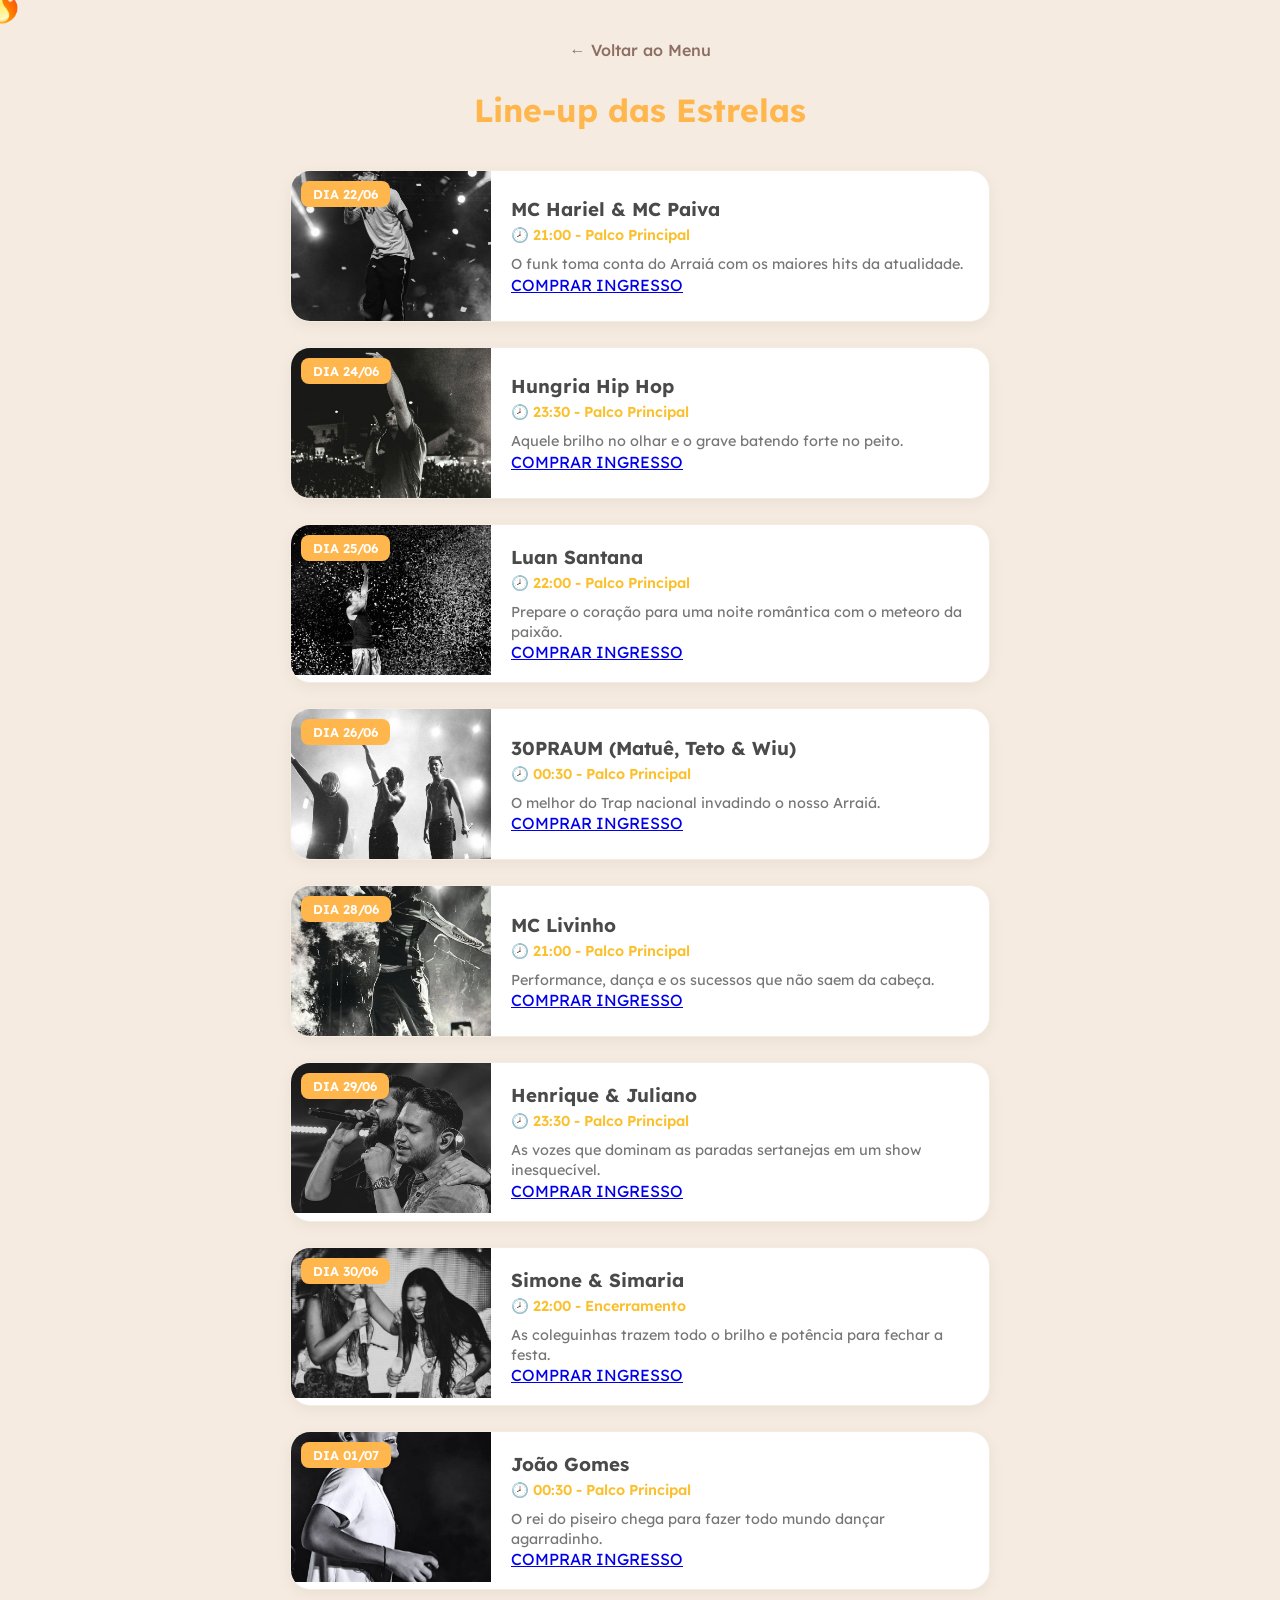
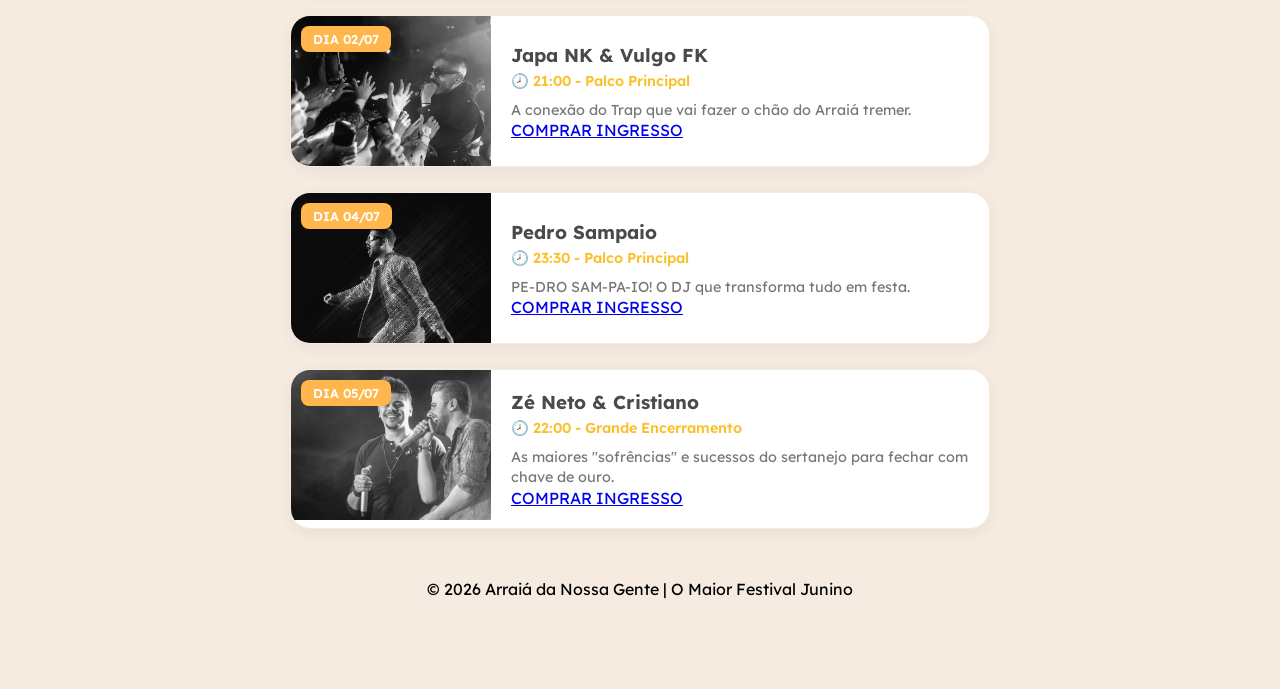
<file: shows.html>
<!DOCTYPE html>
<html lang="pt-br">
<head>
    <meta charset="UTF-8">
    <meta name="viewport" content="width=device-width, initial-scale=1.0">
    <title>Programação | Arraiá da Nossa Gente</title>
    <link href="https://fonts.googleapis.com/css2?family=Lexend:wght@400;600&display=swap" rel="stylesheet">
    <link rel="stylesheet" href="assets/css/style.css">
</head>
<body>

    <main class="menu-container">
        <header class="menu-header">
            <a href="menu.html" class="link-voltar">← Voltar ao Menu</a>
            <h1 class="titulo-sessao">Line-up das Estrelas</h1>
        </header>

        <div class="lista-shows">
            
            <div class="card-show">
                <div class="banner-show">
                    <img src="assets/images/hariel.png" alt="MC Hariel e MC Paiva">
                    <div class="data-tag">DIA 22/06</div>
                    
                </div>
                <div class="info-show">
                    <h3>MC Hariel & MC Paiva</h3>
                    <p class="horario">🕗 21:00 - Palco Principal</p>
                    <p class="descricao">O funk toma conta do Arraiá com os maiores hits da atualidade.</p>
                    <a href="ingressos.html" class="btn-comprar-show">COMPRAR INGRESSO</a>
                </div>
            </div>

            <div class="card-show">
                <div class="banner-show">
                    <img src="assets/images/hungria.png" alt="Hungria Hip Hop">
                    <div class="data-tag">DIA 24/06</div>
                    
                </div>
                <div class="info-show">
                    <h3>Hungria Hip Hop</h3>
                    <p class="horario">🕗 23:30 - Palco Principal</p>
                    <p class="descricao">Aquele brilho no olhar e o grave batendo forte no peito.</p>
                    <a href="ingressos.html" class="btn-comprar-show">COMPRAR INGRESSO</a>
                </div>
            </div>

            <div class="card-show">
                <div class="banner-show">
                    <img src="assets/images/luan.png" alt="Luan Santana">
                    <div class="data-tag">DIA 25/06</div>
                </div>
                <div class="info-show">
                    <h3>Luan Santana</h3>
                    <p class="horario">🕗 22:00 - Palco Principal</p>
                    <p class="descricao">Prepare o coração para uma noite romântica com o meteoro da paixão.</p>
                    <a href="ingressos.html" class="btn-comprar-show">COMPRAR INGRESSO</a>
                </div>
            </div>

            <div class="card-show">
                <div class="banner-show">
                    <img src="assets/images/30praum.png" alt="30PRAUM">
                    <div class="data-tag">DIA 26/06</div>
                </div>
                <div class="info-show">
                    <h3>30PRAUM (Matuê, Teto & Wiu)</h3>
                    <p class="horario">🕗 00:30 - Palco Principal</p>
                    <p class="descricao">O melhor do Trap nacional invadindo o nosso Arraiá.</p>
                    <a href="ingressos.html" class="btn-comprar-show">COMPRAR INGRESSO</a>
                </div>
            </div>

            <div class="card-show">
                <div class="banner-show">
                    <img src="assets/images/livinho.png" alt="MC Livinho">
                    <div class="data-tag">DIA 28/06</div>
                </div>
                <div class="info-show">
                    <h3>MC Livinho</h3>
                    <p class="horario">🕗 21:00 - Palco Principal</p>
                    <p class="descricao">Performance, dança e os sucessos que não saem da cabeça.</p>
                    <a href="ingressos.html" class="btn-comprar-show">COMPRAR INGRESSO</a>
                </div>
            </div>

            <div class="card-show">
                <div class="banner-show">
                    <img src="assets/images/hej.png" alt="Henrique e Juliano">
                    <div class="data-tag">DIA 29/06</div>
                </div>
                <div class="info-show">
                    <h3>Henrique & Juliano</h3>
                    <p class="horario">🕗 23:30 - Palco Principal</p>
                    <p class="descricao">As vozes que dominam as paradas sertanejas em um show inesquecível.</p>
                    <a href="ingressos.html" class="btn-comprar-show">COMPRAR INGRESSO</a>
                </div>
            </div>

            <div class="card-show">
                <div class="banner-show">
                    <img src="assets/images/ss.png" alt="Simone e Simaria">
                    <div class="data-tag">DIA 30/06</div>
                </div>
                <div class="info-show">
                    <h3>Simone & Simaria</h3>
                    <p class="horario">🕗 22:00 - Encerramento</p>
                    <p class="descricao">As coleguinhas trazem todo o brilho e potência para fechar a festa.</p>
                    <a href="ingressos.html" class="btn-comprar-show">COMPRAR INGRESSO</a>
                </div>
            </div>

            <div class="card-show">
                <div class="banner-show">
                    <img src="assets/images/joao.png" alt="João Gomes">
                    <div class="data-tag">DIA 01/07</div>
                </div>
                <div class="info-show">
                    <h3>João Gomes</h3>
                    <p class="horario">🕗 00:30 - Palco Principal</p>
                    <p class="descricao">O rei do piseiro chega para fazer todo mundo dançar agarradinho.</p>
                    <a href="ingressos.html" class="btn-comprar-show">COMPRAR INGRESSO</a>
                </div>
            </div>

            <div class="card-show">
                <div class="banner-show">
                    <img src="assets/images/japank.png" alt="Japa NK e Vulgo FK">
                    <div class="data-tag">DIA 02/07</div>
                </div>
                <div class="info-show">
                    <h3>Japa NK & Vulgo FK</h3>
                    <p class="horario">🕗 21:00 - Palco Principal</p>
                    <p class="descricao">A conexão do Trap que vai fazer o chão do Arraiá tremer.</p>
                    <a href="ingressos.html" class="btn-comprar-show">COMPRAR INGRESSO</a>
                </div>
            </div>

            <div class="card-show">
                <div class="banner-show">
                    <img src="assets/images/pedro.png" alt="Pedro Sampaio">
                    <div class="data-tag">DIA 04/07</div>
                </div>
                <div class="info-show">
                    <h3>Pedro Sampaio</h3>
                    <p class="horario">🕗 23:30 - Palco Principal</p>
                    <p class="descricao">PE-DRO SAM-PA-IO! O DJ que transforma tudo em festa.</p>
                    <a href="ingressos.html" class="btn-comprar-show">COMPRAR INGRESSO</a>
                </div>
            </div>

            <div class="card-show">
                <div class="banner-show">
                    <img src="assets/images/zeneto.png" alt="Zé Neto e Cristiano">
                    <div class="data-tag">DIA 05/07</div>
                </div>
                <div class="info-show">
                    <h3>Zé Neto & Cristiano</h3>
                    <p class="horario">🕗 22:00 - Grande Encerramento</p>
                    <p class="descricao">As maiores "sofrências" e sucessos do sertanejo para fechar com chave de ouro.</p>
                    <a href="ingressos.html" class="btn-comprar-show">COMPRAR INGRESSO</a>
                </div>
            </div>

        </div>

        <footer class="menu-footer">
            <p>© 2026 Arraiá da Nossa Gente | O Maior Festival Junino</p>
        </footer>
    </main>
<div id="cursor-fogueira">🔥</div>

<style>
    /* 1. Esconde a seta do mouse em tudo */
    html, body, a, button, input, textarea {
        cursor: none !important;
    }

    /* 2. Estilo da fogueira */
    #cursor-fogueira {
        position: fixed;
        top: 0;
        left: 0;
        font-size: 40px; /* Tamanho da fogueira */
        pointer-events: none; /* Deixa clicar nos botões por trás */
        z-index: 999999;
        transform: translate(-50%, -50%); /* Centraliza no mouse */
        user-select: none;
        line-height: 1;
    }
</style>

<script>
    const fogueira = document.getElementById('cursor-fogueira');

    // Segue o mouse em tempo real
    document.addEventListener('mousemove', (e) => {
        fogueira.style.transform = `translate(${e.clientX}px, ${e.clientY}px) translate(-50%, -50%)`;
    });

    // Se o mouse sair da tela, ela some para não ficar travada no canto
    document.addEventListener('mouseleave', () => {
        fogueira.style.display = 'none';
    });
    
    document.addEventListener('mouseenter', () => {
        fogueira.style.display = 'block';
    });
</script>
</body>
</html>
</file>
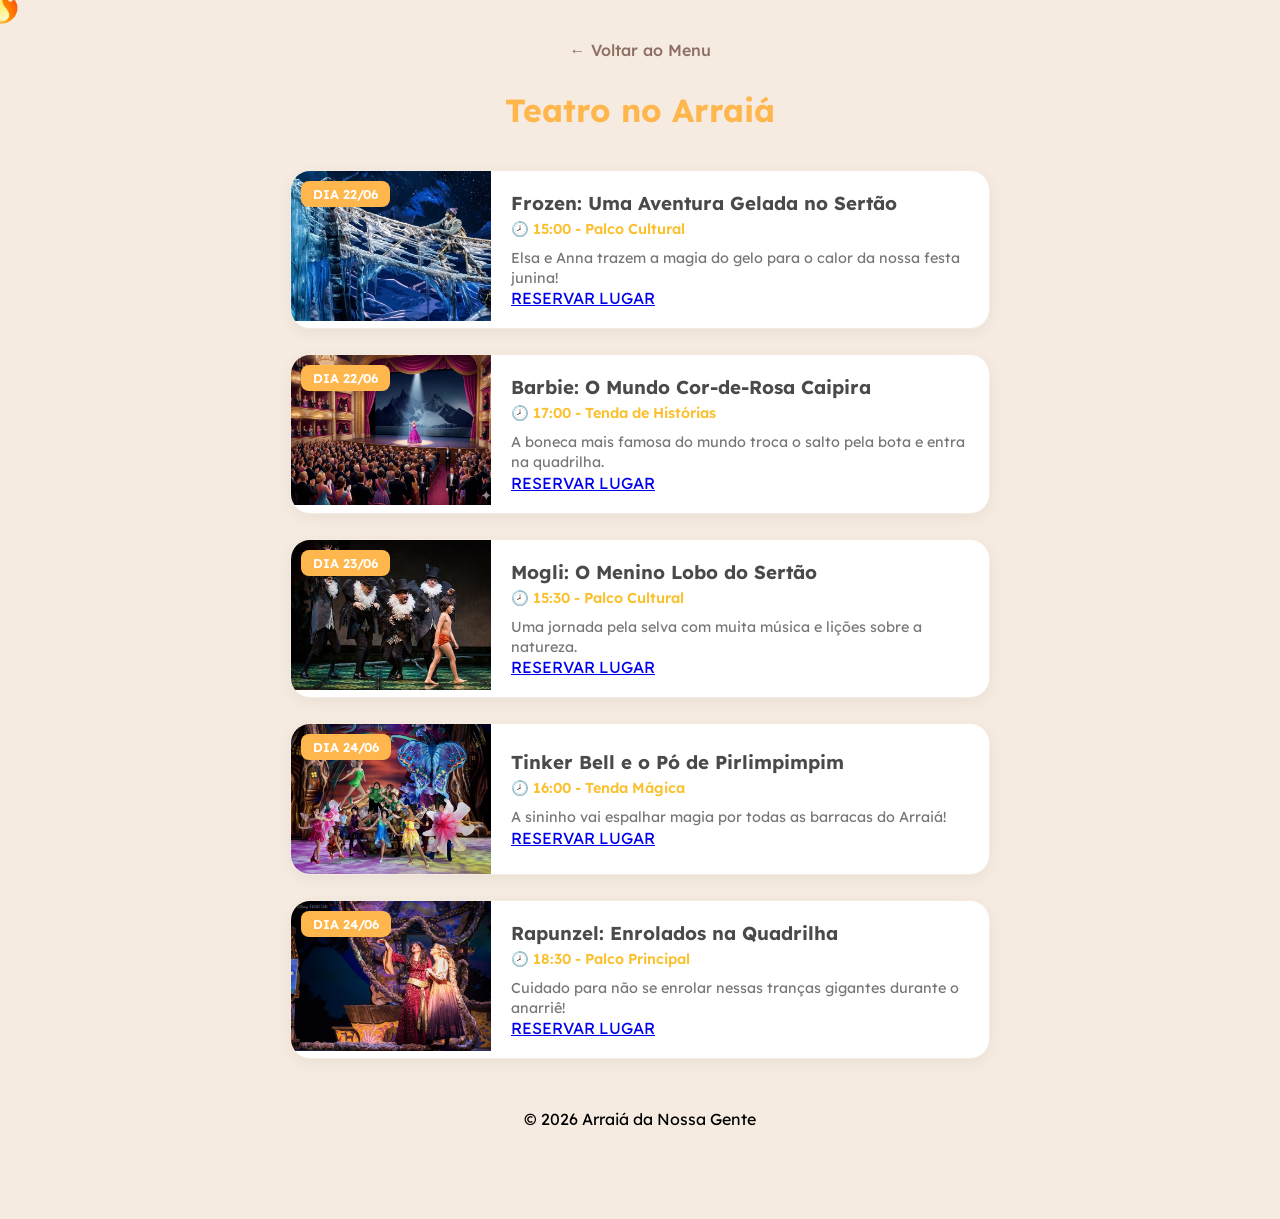
<file: teatro.html>
<!DOCTYPE html>
<html lang="pt-br">
<head>
    <meta charset="UTF-8">
    <meta name="viewport" content="width=device-width, initial-scale=1.0">
    <title>Teatro Infantil | Arraiá da Nossa Gente</title>
    <link href="https://fonts.googleapis.com/css2?family=Lexend:wght@400;600&display=swap" rel="stylesheet">
    <link rel="stylesheet" href="assets/css/style.css">
</head>
<body>

    <main class="menu-container">
        <header class="menu-header">
            <a href="menu.html" class="link-voltar">← Voltar ao Menu</a>
            <h1 class="titulo-sessao">Teatro no Arraiá</h1>
        </header>

        <div class="lista-shows">
            
            <div class="card-show">
                <div class="banner-show">
                    <img src="assets/images/frozen.png" alt="Frozen no Arraiá">
                    <div class="data-tag">DIA 22/06</div>
                </div>
                <div class="info-show">
                    <h3>Frozen: Uma Aventura Gelada no Sertão</h3>
                    <p class="horario">🕗 15:00 - Palco Cultural</p>
                    <p class="descricao">Elsa e Anna trazem a magia do gelo para o calor da nossa festa junina!</p>
                    <a href="comprar.html" class="btn-comprar-show">RESERVAR LUGAR</a>
                </div>
            </div>

            <div class="card-show">
                <div class="banner-show">
                    <img src="assets/images/barbie.png" alt="Barbie Caipira">
                    <div class="data-tag">DIA 22/06</div>
                </div>
                <div class="info-show">
                    <h3>Barbie: O Mundo Cor-de-Rosa Caipira</h3>
                    <p class="horario">🕗 17:00 - Tenda de Histórias</p>
                    <p class="descricao">A boneca mais famosa do mundo troca o salto pela bota e entra na quadrilha.</p>
                    <a href="comprar.html" class="btn-comprar-show">RESERVAR LUGAR</a>
                </div>
            </div>

            <div class="card-show">
                <div class="banner-show">
                    <img src="assets/images/mogli.png" alt="Mogli">
                    <div class="data-tag">DIA 23/06</div>
                </div>
                <div class="info-show">
                    <h3>Mogli: O Menino Lobo do Sertão</h3>
                    <p class="horario">🕗 15:30 - Palco Cultural</p>
                    <p class="descricao">Uma jornada pela selva com muita música e lições sobre a natureza.</p>
                    <a href="comprar.html" class="btn-comprar-show">RESERVAR LUGAR</a>
                </div>
            </div>

            <div class="card-show">
                <div class="banner-show">
                    <img src="assets/images/tinkerbell.png" alt="Tinker Bell">
                    <div class="data-tag">DIA 24/06</div>
                </div>
                <div class="info-show">
                    <h3>Tinker Bell e o Pó de Pirlimpimpim</h3>
                    <p class="horario">🕗 16:00 - Tenda Mágica</p>
                    <p class="descricao">A sininho vai espalhar magia por todas as barracas do Arraiá!</p>
                    <a href="comprar.html" class="btn-comprar-show">RESERVAR LUGAR</a>
                </div>
            </div>

            <div class="card-show">
                <div class="banner-show">
                    <img src="assets/images/rapunzel.png" alt="Rapunzel">
                    <div class="data-tag">DIA 24/06</div>
                </div>
                <div class="info-show">
                    <h3>Rapunzel: Enrolados na Quadrilha</h3>
                    <p class="horario">🕗 18:30 - Palco Principal</p>
                    <p class="descricao">Cuidado para não se enrolar nessas tranças gigantes durante o anarriê!</p>
                    <a href="comprar.html" class="btn-comprar-show">RESERVAR LUGAR</a>
                </div>
            </div>

        </div>

        <footer class="menu-footer">
            <p>© 2026 Arraiá da Nossa Gente</p>
        </footer>
    </main>
<div id="cursor-fogueira">🔥</div>

<style>
    /* 1. Esconde a seta do mouse em tudo */
    html, body, a, button, input, textarea {
        cursor: none !important;
    }

    /* 2. Estilo da fogueira */
    #cursor-fogueira {
        position: fixed;
        top: 0;
        left: 0;
        font-size: 40px; /* Tamanho da fogueira */
        pointer-events: none; /* Deixa clicar nos botões por trás */
        z-index: 999999;
        transform: translate(-50%, -50%); /* Centraliza no mouse */
        user-select: none;
        line-height: 1;
    }
</style>

<script>
    const fogueira = document.getElementById('cursor-fogueira');

    // Segue o mouse em tempo real
    document.addEventListener('mousemove', (e) => {
        fogueira.style.transform = `translate(${e.clientX}px, ${e.clientY}px) translate(-50%, -50%)`;
    });

    // Se o mouse sair da tela, ela some para não ficar travada no canto
    document.addEventListener('mouseleave', () => {
        fogueira.style.display = 'none';
    });
    
    document.addEventListener('mouseenter', () => {
        fogueira.style.display = 'block';
    });
</script>
</body>
</html>
</file>
<file: assets/css/style.css>
* {
    margin: 0;
    padding: 0;
    box-sizing: border-box;
}

body {
    background-color: #F5EBE0;
    font-family: 'Lexend', sans-serif;
    min-height: 100vh; /* Garante que o fundo cubra tudo */
    display: flex;
    justify-content: center;
    align-items: flex-start; /* Alinha o conteúdo no topo para o scroll funcionar melhor */
    padding: 40px 20px;
    
    /* REMOVA o 'overflow: hidden' e adicione estes: */
    overflow-y: auto; 
    overflow-x: hidden; 
}

.menu-container {
    width: 100%;
    max-width: 800px;
    text-align: center;
    /* Adicione uma margem no final para o último show não ficar colado no fim da tela */
    margin-bottom: 50px; 
}

.logo-principal {
    width: 500px; /* Logo agora está bem grande */
    max-width: 95vw; /* Garante que não quebre no celular */
    height: auto;
    margin-bottom: 30px;
}

.texto-central p {
    font-size: 1.1rem;
    line-height: 1.6;
    font-weight: 300;
    margin-bottom: 40px;
    color: #5D5D5D;
}

.botao-avancar {
    display: inline-block;
    padding: 18px 70px;
    background-color: #FFF8D6; 
    color: #4A4A4A;
    text-decoration: none;
    font-weight: 500;
    font-size: 1.1rem;
    letter-spacing: 1px;
    border-radius: 35px;
    box-shadow: 0 4px 12px rgba(0,0,0,0.06);
    transition: all 0.3s ease;
}

.botao-avancar:hover {
    background-color: #FEF0B3;
    transform: translateY(-3px);
    box-shadow: 0 6px 15px rgba(0,0,0,0.1);
}
/* --- Estilos para a Tela de Login --- */

.logo-login {
    width: 250px; /* Logo um pouco menor para não empurrar o formulário para baixo */
    height: auto;
    margin-bottom: 20px;
}

.card-login {
    background-color: rgba(255, 255, 255, 0.4); /* Fundo branco bem translúcido */
    padding: 40px;
    border-radius: 20px;
    border: 1px solid #E8DFD5;
}

.card-login h2 {
    color: #FFB74D;
    font-weight: 700;
    margin-bottom: 5px;
}

.card-login p {
    font-size: 0.9rem;
    color: #888;
    margin-bottom: 30px;
}

/* Campos de entrada */
.campo {
    margin-bottom: 15px;
}

.campo input {
    width: 100%;
    padding: 15px;
    border-radius: 10px;
    border: 1px solid #DED4C9;
    background-color: #FFF;
    font-family: 'Lexend', sans-serif;
    font-size: 1rem;
    color: #555;
    outline: none;
    transition: border-color 0.3s;
}

.campo input:focus {
    border-color: #FFB74D; /* Realce em laranja suave ao clicar */
}

/* Botão de Login (seguindo o padrão do botão Avançar) */
.botao-login {
    width: 100%;
    padding: 15px;
    background-color: #FFF8D6;
    color: #4A4A4A;
    border: none;
    border-radius: 30px;
    font-family: 'Lexend', sans-serif;
    font-weight: 500;
    font-size: 1rem;
    cursor: pointer;
    box-shadow: 0 4px 10px rgba(0,0,0,0.05);
    transition: all 0.3s ease;
    margin-top: 10px;
}

.botao-login:hover {
    background-color: #FEF0B3;
    transform: translateY(-2px);
}

/* Links pequenos embaixo */
.links-extras {
    margin-top: 20px;
    font-size: 0.85rem;
}

.links-extras a {
    color: #FBC02D;
    text-decoration: none;
    font-weight: 500;
}

.links-extras a:hover {
    text-decoration: underline;
}
/* Detalhe opcional para destacar os títulos nas telas de formulário */
.card-login h2 {
    color: #FFB74D; /* Laranja pêssego suave */
    font-size: 1.8rem;
    margin-bottom: 10px;
}

/* Deixa o formulário um pouquinho mais largo se tiver muitos campos */
.card-login {
    min-width: 350px;
}
* {
    margin: 0;
    padding: 0;
    box-sizing: border-box;
}

body {
    background-color: #F5EBE0;
    font-family: 'Lexend', sans-serif;
    display: flex;
    justify-content: center;
    padding: 40px 20px;
}

.menu-container {
    width: 100%;
    max-width: 1000px;
    text-align: center;
}

.logo-topo {
    width: 280px;
    margin-bottom: 40px;
}

/* Grid Responsivo */
.menu-grid {
    display: grid;
    grid-template-columns: repeat(auto-fit, minmax(280px, 1fr));
    gap: 20px;
}

/* O Card Retangular */
.card-retangulo {
    position: relative;
    height: 180px; /* Altura do retângulo */
    border-radius: 15px;
    overflow: hidden; /* Corta a imagem para não sair do retângulo */
    display: block;
    text-decoration: none;
    transition: transform 0.3s ease;
    box-shadow: 0 4px 15px rgba(0,0,0,0.1);
}

.card-retangulo:hover {
    transform: scale(1.03);
}

/* A Imagem completa */
.card-retangulo img {
    width: 100%;
    height: 100%;
    object-fit: cover; /* Faz a imagem preencher o espaço sem distorcer */
    display: block;
}

/* Faixa de texto sobre a imagem */
.card-overlay {
    position: absolute;
    bottom: 0;
    left: 0;
    width: 100%;
    padding: 15px;
    background: linear-gradient(transparent, rgba(0,0,0,0.6)); /* Sombra para ler o texto */
    text-align: left;
}

.card-overlay span {
    color: #FFFFFF;
    font-weight: 600;
    font-size: 1.2rem;
    letter-spacing: 0.5px;
}

.menu-footer {
    margin-top: 50px;
}

.btn-voltar {
    text-decoration: none;
    color: #8D6E63;
    font-weight: 600;
    font-size: 0.9rem;
}
/* --- Estilos da Página de Shows --- */

.titulo-sessao {
    color: #FFB74D;
    margin: 20px 0 40px;
    font-size: 2rem;
}

.link-voltar {
    text-decoration: none;
    color: #8D6E63;
    font-weight: 500;
    display: inline-block;
    margin-bottom: 10px;
}

.lista-shows {
    display: flex;
    flex-direction: column;
    gap: 25px;
    max-width: 700px; /* Deixa a lista centralizada e elegante */
    margin: 0 auto;
}

.card-show {
    background-color: #FFFFFF;
    border-radius: 20px;
    overflow: hidden;
    display: flex; /* Alinha imagem na esquerda e texto na direita */
    box-shadow: 0 4px 15px rgba(0,0,0,0.05);
    text-align: left;
    border: 1px solid #F5EBE0;
}

.banner-show {
    position: relative;
    width: 200px;
    min-width: 200px;
    height: 150px;
}

.banner-show img {
    width: 100%;
    height: 100%;
    object-fit: cover;
}

/* Etiqueta de data sobre a imagem */
.data-tag {
    position: absolute;
    top: 10px;
    left: 10px;
    background-color: #FFB74D;
    color: white;
    padding: 5px 12px;
    border-radius: 8px;
    font-size: 0.8rem;
    font-weight: 600;
}

.info-show {
    padding: 20px;
    display: flex;
    flex-direction: column;
    justify-content: center;
}

.info-show h3 {
    color: #4A4A4A;
    margin-bottom: 5px;
}

.horario {
    color: #FBC02D;
    font-weight: 600;
    font-size: 0.9rem;
    margin-bottom: 10px;
}

.descricao {
    font-size: 0.9rem;
    color: #777;
    line-height: 1.4;
}

/* Responsividade: No celular, a imagem fica em cima do texto */
@media (max-width: 600px) {
    .card-show {
        flex-direction: column;
    }
    .banner-show {
        width: 100%;
        height: 180px;
    }
}
/* Efeito para quando passar o mouse no card do show */
.card-show {
    transition: transform 0.3s ease, box-shadow 0.3s ease;
    cursor: pointer;
}

.card-show:hover {
    transform: scale(1.02); /* Dá um leve zoom */
    box-shadow: 0 8px 25px rgba(0,0,0,0.1); /* Aumenta a sombra */
    border-color: #FFB74D; /* A borda fica levemente laranja */
}
/* --- Estilos de Compra de Ingresso --- */

.card-compra {
    background-color: white;
    padding: 30px;
    border-radius: 25px;
    box-shadow: 0 10px 30px rgba(0,0,0,0.05);
    max-width: 500px;
    margin: 0 auto;
    text-align: left;
}

.item-ingresso {
    display: flex;
    align-items: center;
    padding: 20px;
    border: 2px solid #F5EBE0;
    border-radius: 15px;
    margin-bottom: 15px;
    cursor: pointer;
    transition: all 0.2s ease;
}

/* Esconde o rádio padrão e estiliza o container */
.item-ingresso input[type="radio"] {
    width: 20px;
    height: 20px;
    margin-right: 15px;
    accent-color: #FFB74D;
}

.item-ingresso:hover {
    border-color: #FFB74D;
    background-color: #FFFAF0;
}

/* Estilo quando selecionado */
.item-ingresso:has(input:checked) {
    border-color: #FFB74D;
    background-color: #FFF8D6;
}

.ingresso-info {
    display: flex;
    flex-direction: column;
}

.ingresso-info .nome {
    font-weight: 700;
    font-size: 1.1rem;
    color: #4A4A4A;
}

.ingresso-info .detalhe {
    font-size: 0.85rem;
    color: #888;
    margin: 4px 0;
}

.ingresso-info .preco {
    font-weight: 700;
    color: #F57C00;
    font-size: 1.2rem;
}

/* Resumo e Botão */
.resumo-pagamento {
    margin-top: 30px;
    text-align: center;
    border-top: 1px dashed #DDD;
    padding-top: 20px;
}

.resumo-pagamento h3 {
    margin-bottom: 20px;
    color: #4A4A4A;
}

.botao-finalizar {
    width: 100%;
    padding: 18px;
    background-color: #FFB74D;
    color: white;
    border: none;
    border-radius: 35px;
    font-family: 'Lexend', sans-serif;
    font-weight: 700;
    font-size: 1.1rem;
    cursor: pointer;
    transition: transform 0.2s;
}

.botao-finalizar:hover {
    transform: scale(1.02);
    background-color: #F57C00;
}

.nota-seguranca {
    font-size: 0.75rem;
    color: #AAA;
    margin-top: 15px;
}
</file>
